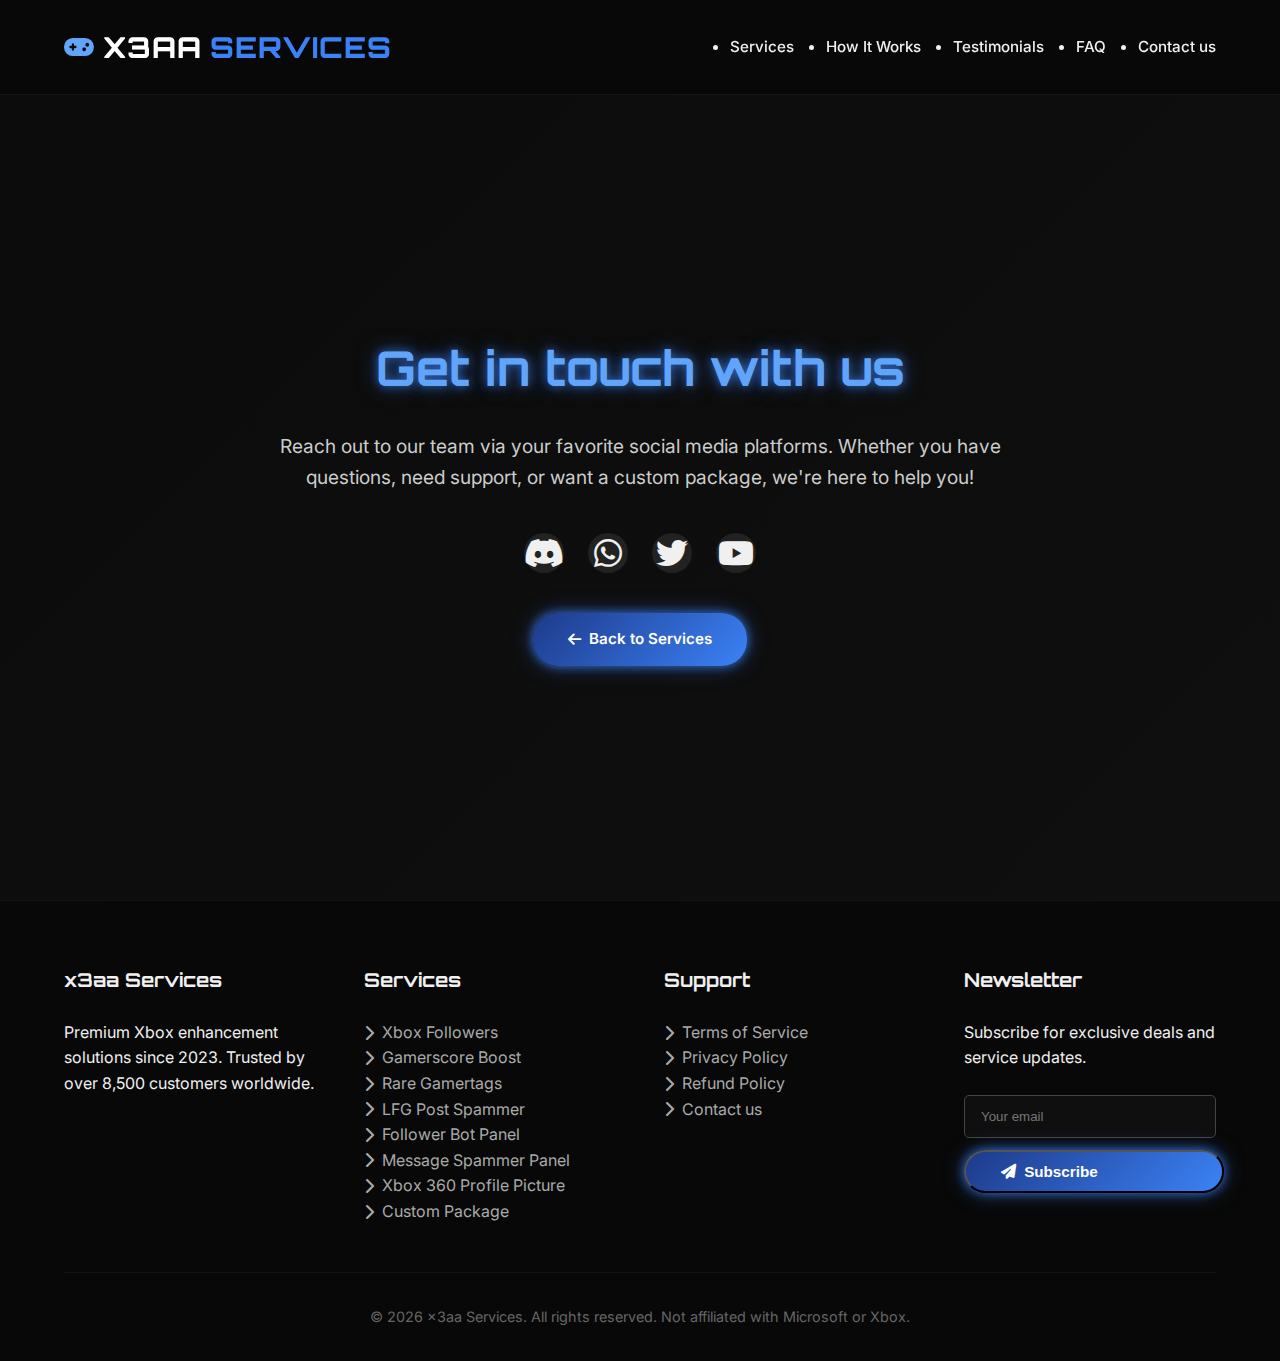
<file: contact-us/index.html>
<!DOCTYPE html>
<html lang="en">
<head>
    <meta charset="UTF-8">
    <meta name="viewport" content="width=device-width, initial-scale=1.0">
    <title>Contact us - x3aa Services</title>
    <meta name="description" content="Thank you for purchasing from x3aa Services. Contact us or wait for our team to reach out.">
    <meta name="keywords" content="xbox services, x3aa, purchase confirmation">
    <link rel="preconnect" href="https://fonts.googleapis.com">
    <link rel="preconnect" href="https://fonts.gstatic.com" crossorigin>
    <link href="https://fonts.googleapis.com/css2?family=Inter:wght@400;500;600;700;800&family=Orbitron:wght@500;600;700&display=swap" rel="stylesheet">
    <link rel="stylesheet" href="https://cdnjs.cloudflare.com/ajax/libs/font-awesome/6.4.0/css/all.min.css">
    <link rel="stylesheet" type="text/css" href="style.css">
</head>
<body>
    <nav class="navbar">
        <div class="logo">
            <i class="fas fa-gamepad"></i>
            <span>x3aa</span>Services
        </div>
        <ul class="nav-links">
            <li><a href="../#services">Services</a></li>
            <li><a href="../#how-it-works">How It Works</a></li>
            <li><a href="../#testimonials">Testimonials</a></li>
            <li><a href="../#faq">FAQ</a></li>
            <li><a href="../contact-us">Contact us</a></li>
        </ul>
    </nav>

    <section class="thank-you">
        <div class="section-container">
            <div class="thank-you-content fade-in">
                <h1>Get in touch with us</h1>
                <p>Reach out to our team via your favorite social media platforms. Whether you have questions, need support, or want a custom package, we're here to help you!</p>
                <div class="social-links">
                    <a href="../discord" target="_blank" class="social-icon">
                        <i class="fab fa-discord"></i>
                    </a>
                    <a href="../whatsapp" target="_blank" class="social-icon">
                        <i class="fab fa-whatsapp"></i>
                    </a>
                    <a href="../twitter" target="_blank" class="social-icon">
                        <i class="fab fa-twitter"></i>
                    </a>
                    <a href="../youtube" target="_blank" class="social-icon">
                        <i class="fab fa-youtube"></i>
                    </a>
                </div>
                <a href="../" class="btn btn-primary pulse">
                    <i class="fas fa-arrow-left"></i>Back to Services
                </a>
            </div>
        </div>
    </section>

    <footer>
        <div class="footer-content">
            <div class="footer-column">
                <h3>x3aa Services</h3>
                <p>Premium Xbox enhancement solutions since 2023. Trusted by over 8,500 customers worldwide.</p>
            </div>
            <div class="footer-column">
                <h3>Services</h3>
                <ul class="footer-links">
                    <li><a href="../"><i class="fas fa-chevron-right"></i>Xbox Followers</a></li>
                    <li><a href="../"><i class="fas fa-chevron-right"></i>Gamerscore Boost</a></li>
                    <li><a href="../"><i class="fas fa-chevron-right"></i>Rare Gamertags</a></li>
                    <li><a href="../"><i class="fas fa-chevron-right"></i>LFG Post Spammer</a></li>
                    <li><a href="../"><i class="fas fa-chevron-right"></i>Follower Bot Panel</a></li>
                    <li><a href="../"><i class="fas fa-chevron-right"></i>Message Spammer Panel</a></li>
                    <li><a href="../"><i class="fas fa-chevron-right"></i>Xbox 360 Profile Picture</a></li>
                    <li><a href="../"><i class="fas fa-chevron-right"></i>Custom Package</a></li>
                </ul>
            </div>
            <div class="footer-column">
                <h3>Support</h3>
                <ul class="footer-links">
                    <li><a href="../tos"><i class="fas fa-chevron-right"></i>Terms of Service</a></li>
                    <li><a href="../privacy-policy"><i class="fas fa-chevron-right"></i>Privacy Policy</a></li>
                    <li><a href="../refund-policy"><i class="fas fa-chevron-right"></i>Refund Policy</a></li>
                    <li><a href="../contact-us"><i class="fas fa-chevron-right"></i>Contact us</a></li>
                </ul>
            </div>
            <div class="footer-column">
                <h3>Newsletter</h3>
                <p>Subscribe for exclusive deals and service updates.</p>
                <form class="newsletter-form">
                    <input type="email" placeholder="Your email" class="newsletter-input" required>
                    <button type="submit" class="btn btn-primary" style="width: 260px; height: 43px;">
                        <i class="fas fa-paper-plane"></i>Subscribe
                    </button>
                </form>
            </div>
        </div>
        <div class="copyright">© <span id="current-year">2025</span> x3aa Services. All rights reserved. Not affiliated with Microsoft or Xbox.</div>
    </footer>

    <div class="back-to-top">
        <i class="fas fa-arrow-up"></i>
    </div>

    <script>
        document.getElementById('current-year').textContent = new Date().getFullYear();
        const backToTop = document.querySelector('.back-to-top');
        window.addEventListener('scroll', () => {
            if (window.scrollY > 300) {
                backToTop.classList.add('visible');
            } else {
                backToTop.classList.remove('visible');
            }
        });
        backToTop.addEventListener('click', () => {
            window.scrollTo({ top: 0, behavior: 'smooth' });
        });
    </script>
</body>
</html>
</file>
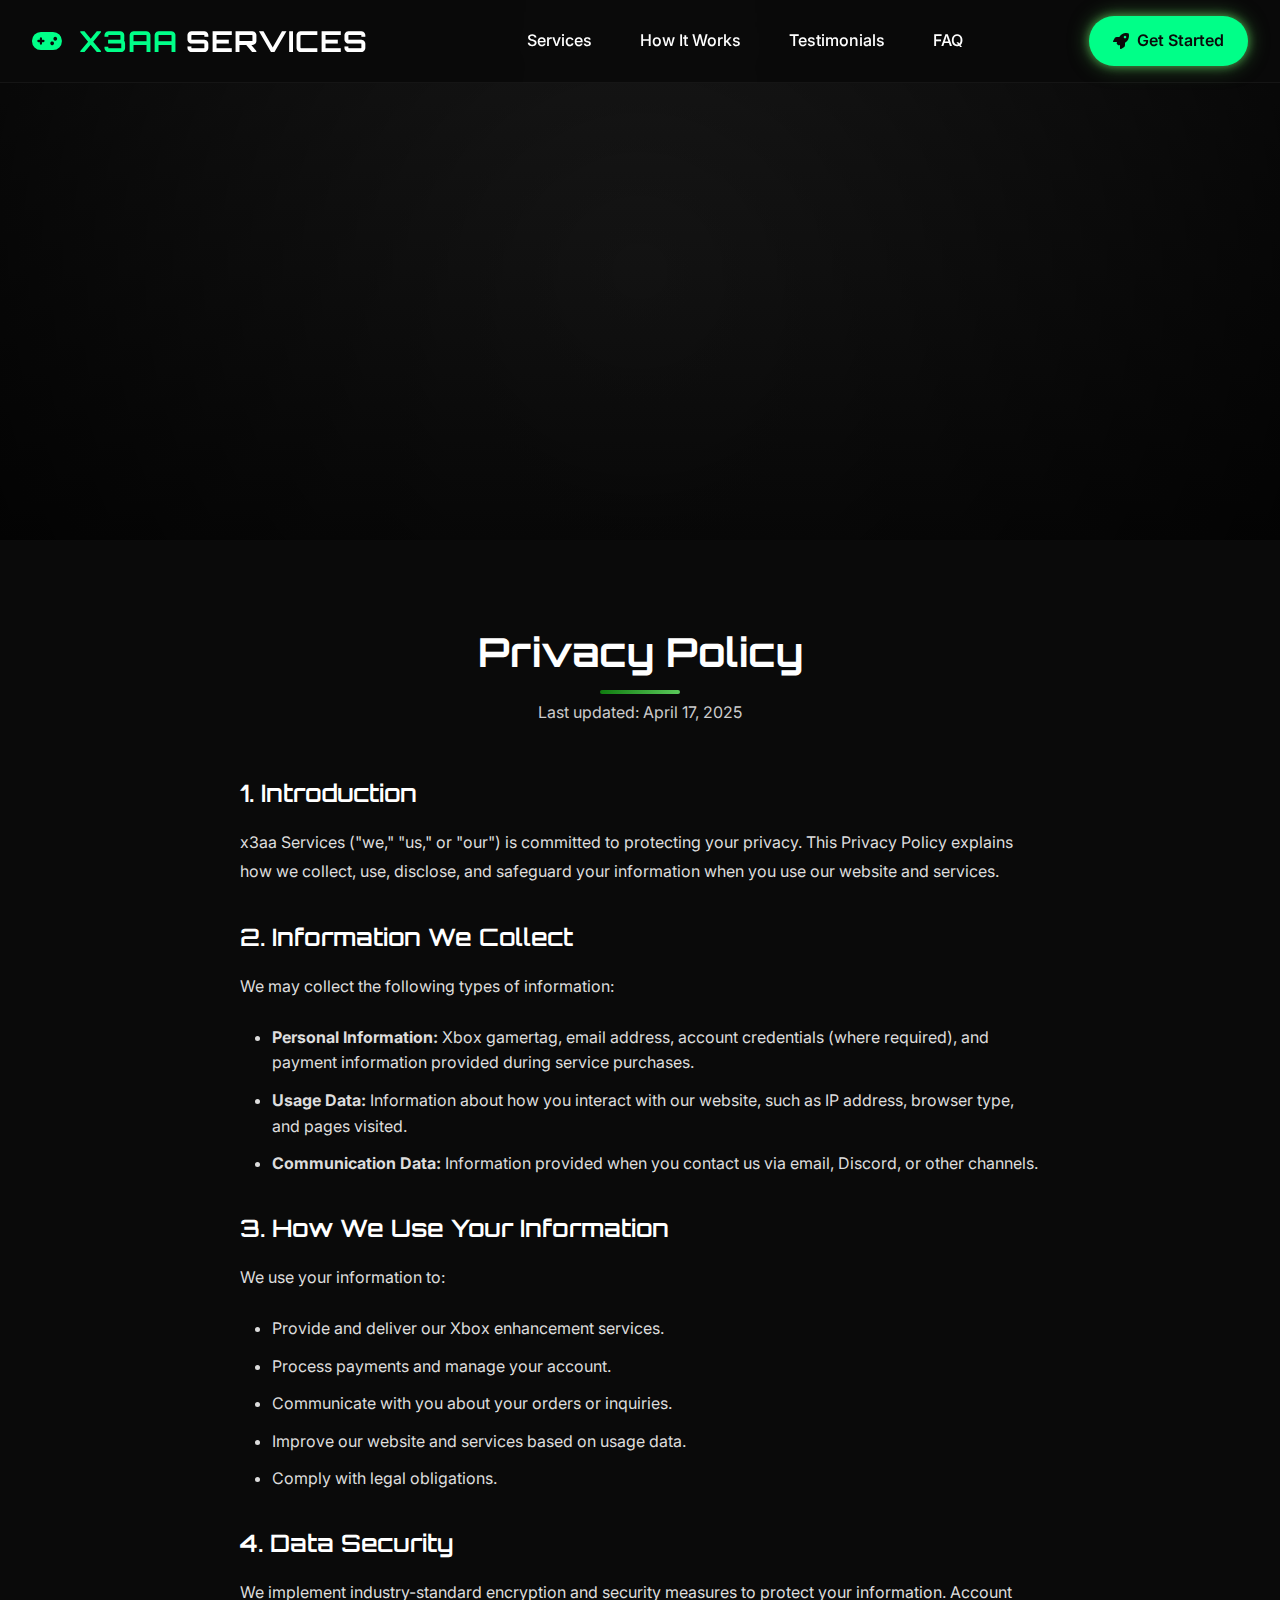
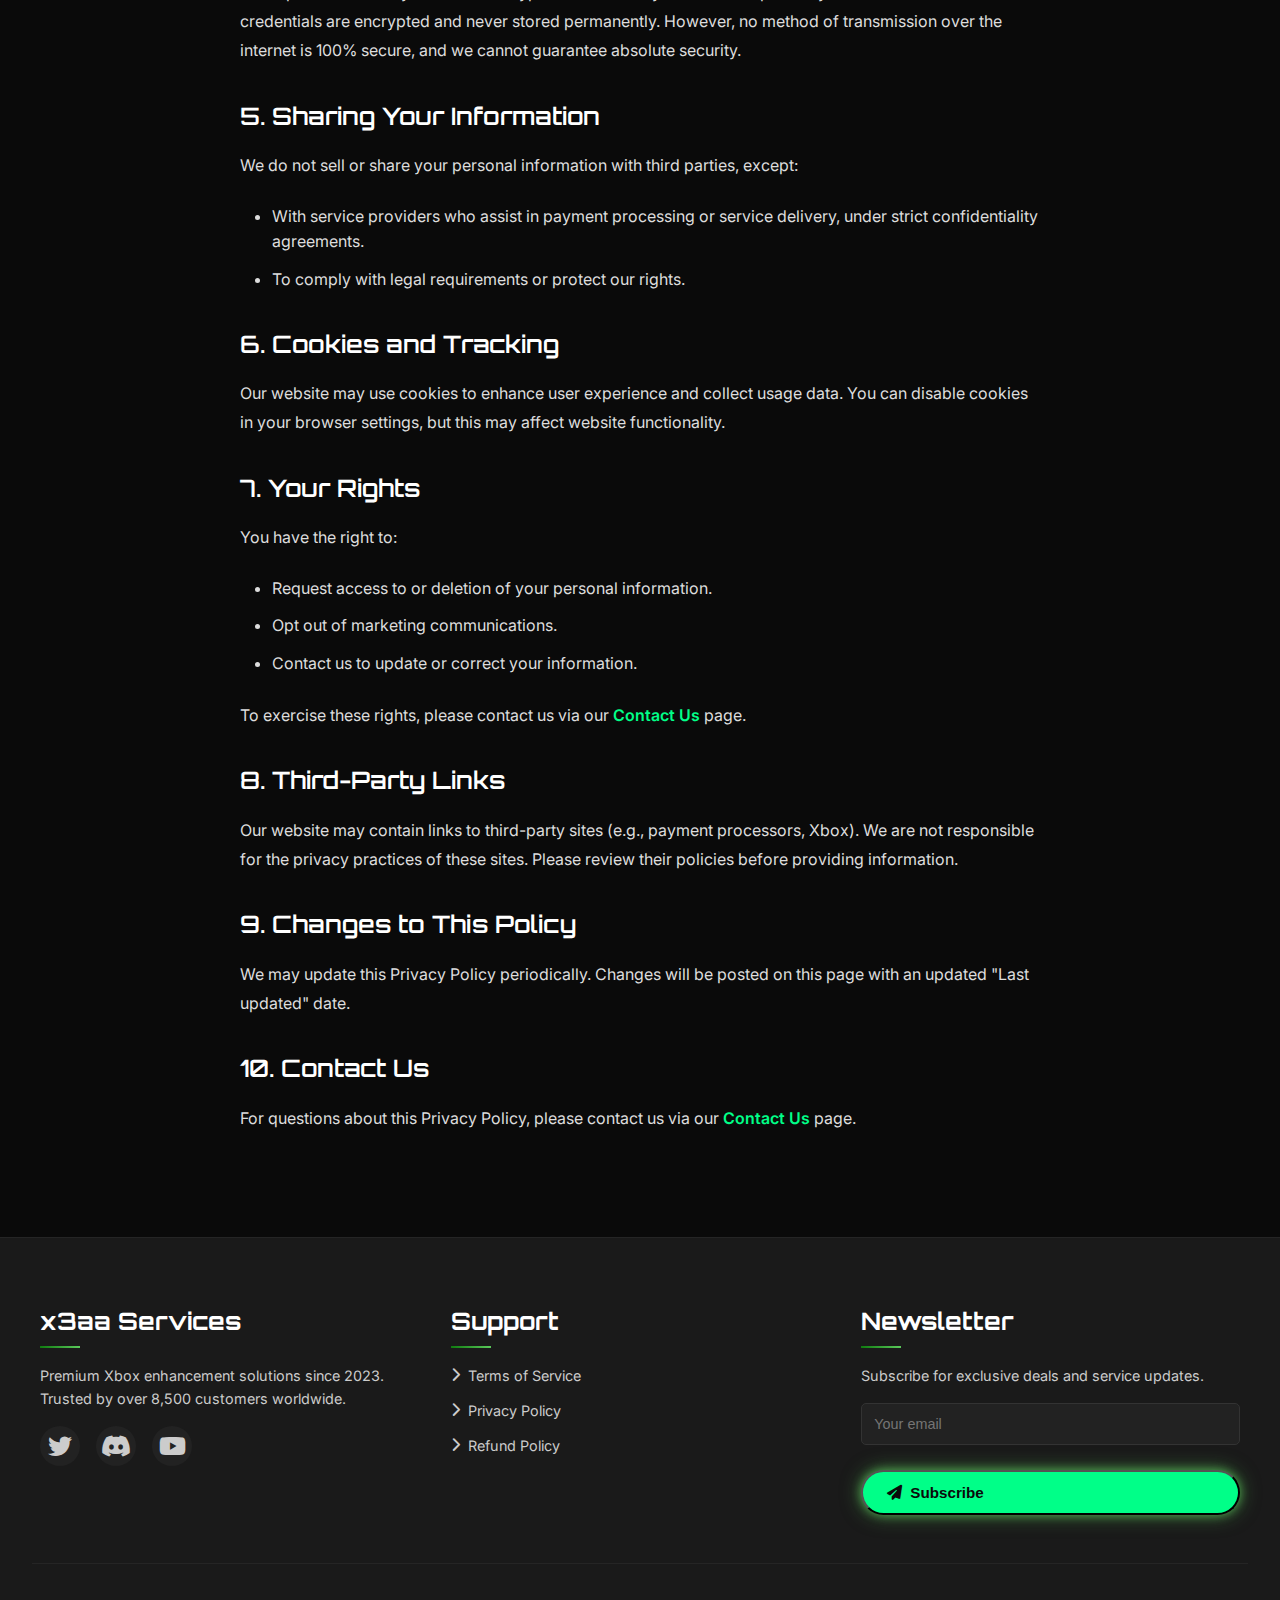
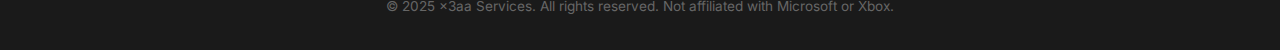
<file: privacy-policy/index.html>
<!DOCTYPE html>
<html lang="en">
<head>
    <meta charset="UTF-8">
    <meta name="viewport" content="width=device-width, initial-scale=1.0">
    <title>Privacy Policy | x3aa Services</title>
    <meta name="description" content="Review x3aa Services' Privacy Policy to understand how we collect, use, and protect your personal information.">
    <meta name="keywords" content="x3aa services, privacy policy, xbox services">
    <link rel="preconnect" href="https://fonts.googleapis.com">
    <link rel="preconnect" href="https://fonts.gstatic.com" crossorigin>
    <link href="https://fonts.googleapis.com/css2?family=Inter:wght@400;500;600;700;800&family=Orbitron:wght@500;600;700&display=swap" rel="stylesheet">
    <link rel="stylesheet" href="https://cdnjs.cloudflare.com/ajax/libs/font-awesome/6.4.0/css/all.min.css">
    <link rel="stylesheet" type="text/css" href="../style.css">
</head>
<body>
    <script src="../script.js"></script>
    <nav class="navbar">
        <div class="logo">
            <i class="fas fa-gamepad"></i>
            <span>x3aa</span>Services
        </div>
        <ul class="nav-links">
            <li><a href="index.html#services">Services</a></li>
            <li><a href="index.html#how-it-works">How It Works</a></li>
            <li><a href="index.html#testimonials">Testimonials</a></li>
            <li><a href="index.html#faq">FAQ</a></li>
        </ul>
        <a href="../" class="cta-button">
            <i class="fas fa-rocket"></i>
            Get Started
        </a>
    </nav>

    <section class="hero">
        <div class="particles" id="particles"></div>
        <div class="hero-content">
            <h1 class="fade-in">Privacy Policy</h1>
            <p class="fade-in delay-1">Learn how x3aa Services collects, uses, and protects your personal information.</p>
            <a href="#privacy-content" class="btn btn-primary pulse fade-in delay-2">
                <i class="fas fa-shield-alt"></i>
                View Policy
            </a>
        </div>
    </section>

    <section id="privacy-content" class="policy-content">
        <div class="section-container">
            <div class="section-header">
                <h2>Privacy Policy</h2>
                <p>Last updated: April 17, 2025</p>
            </div>
            <div class="policy-text">
                <h3>1. Introduction</h3>
                <p>x3aa Services ("we," "us," or "our") is committed to protecting your privacy. This Privacy Policy explains how we collect, use, disclose, and safeguard your information when you use our website and services.</p>

                <h3>2. Information We Collect</h3>
                <p>We may collect the following types of information:</p>
                <ul>
                    <li><strong>Personal Information:</strong> Xbox gamertag, email address, account credentials (where required), and payment information provided during service purchases.</li>
                    <li><strong>Usage Data:</strong> Information about how you interact with our website, such as IP address, browser type, and pages visited.</li>
                    <li><strong>Communication Data:</strong> Information provided when you contact us via email, Discord, or other channels.</li>
                </ul>

                <h3>3. How We Use Your Information</h3>
                <p>We use your information to:</p>
                <ul>
                    <li>Provide and deliver our Xbox enhancement services.</li>
                    <li>Process payments and manage your account.</li>
                    <li>Communicate with you about your orders or inquiries.</li>
                    <li>Improve our website and services based on usage data.</li>
                    <li>Comply with legal obligations.</li>
                </ul>

                <h3>4. Data Security</h3>
                <p>We implement industry-standard encryption and security measures to protect your information. Account credentials are encrypted and never stored permanently. However, no method of transmission over the internet is 100% secure, and we cannot guarantee absolute security.</p>

                <h3>5. Sharing Your Information</h3>
                <p>We do not sell or share your personal information with third parties, except:</p>
                <ul>
                    <li>With service providers who assist in payment processing or service delivery, under strict confidentiality agreements.</li>
                    <li>To comply with legal requirements or protect our rights.</li>
                </ul>

                <h3>6. Cookies and Tracking</h3>
                <p>Our website may use cookies to enhance user experience and collect usage data. You can disable cookies in your browser settings, but this may affect website functionality.</p>

                <h3>7. Your Rights</h3>
                <p>You have the right to:</p>
                <ul>
                    <li>Request access to or deletion of your personal information.</li>
                    <li>Opt out of marketing communications.</li>
                    <li>Contact us to update or correct your information.</li>
                </ul>
                <p>To exercise these rights, please contact us via our <a href="../" class="custom-package-btn">Contact Us</a> page.</p>

                <h3>8. Third-Party Links</h3>
                <p>Our website may contain links to third-party sites (e.g., payment processors, Xbox). We are not responsible for the privacy practices of these sites. Please review their policies before providing information.</p>

                <h3>9. Changes to This Policy</h3>
                <p>We may update this Privacy Policy periodically. Changes will be posted on this page with an updated "Last updated" date.</p>

                <h3>10. Contact Us</h3>
                <p>For questions about this Privacy Policy, please contact us via our <a href="../" class="custom-package-btn">Contact Us</a> page.</p>
            </div>
        </div>
    </section>

<footer>
    <div class="footer-content">
        <div class="footer-column">
            <h3>x3aa Services</h3>
            <p>Premium Xbox enhancement solutions since 2023. Trusted by over 8,500 customers worldwide.</p>
            <div class="social-links">
                <a href="https://twitter.com/x3aaservices" target="_blank"><i class="fab fa-twitter"></i></a>
                <a href="https://discord.gg/x3aa" target="_blank"><i class="fab fa-discord"></i></a>
                <a href="https://www.youtube.com/@x3aaservices" target="_blank"><i class="fab fa-youtube"></i></a>
            </div>
        </div>



        <div class="footer-column">
            <h3>Support</h3>
            <ul class="footer-links">
                <li><a href="/tos"><i class="fas fa-chevron-right"></i> Terms of Service</a></li>
                <li><a href="/privacy-policy"><i class="fas fa-chevron-right"></i> Privacy Policy</a></li>
                <li><a href="/refund-policy"><i class="fas fa-chevron-right"></i> Refund Policy</a></li>
            </ul>
        </div>

        <div class="footer-column">
            <h3>Newsletter</h3>
            <p>Subscribe for exclusive deals and service updates.</p>
            <form class="newsletter-form">
                <input type="email" placeholder="Your email" class="newsletter-input" required>
                <button type="submit" class="btn btn-primary" style="width: 100%;">
                    <i class="fas fa-paper-plane"></i>
                    Subscribe
                </button>
            </form>
        </div>
    </div>

    <div class="copyright">
        © <span id="current-year">2025</span> x3aa Services. All rights reserved. Not affiliated with Microsoft or Xbox.
    </div>
</footer>

    <div class="back-to-top">
        <i class="fas fa-arrow-up"></i>
    </div>
</body>
</html>
</file>
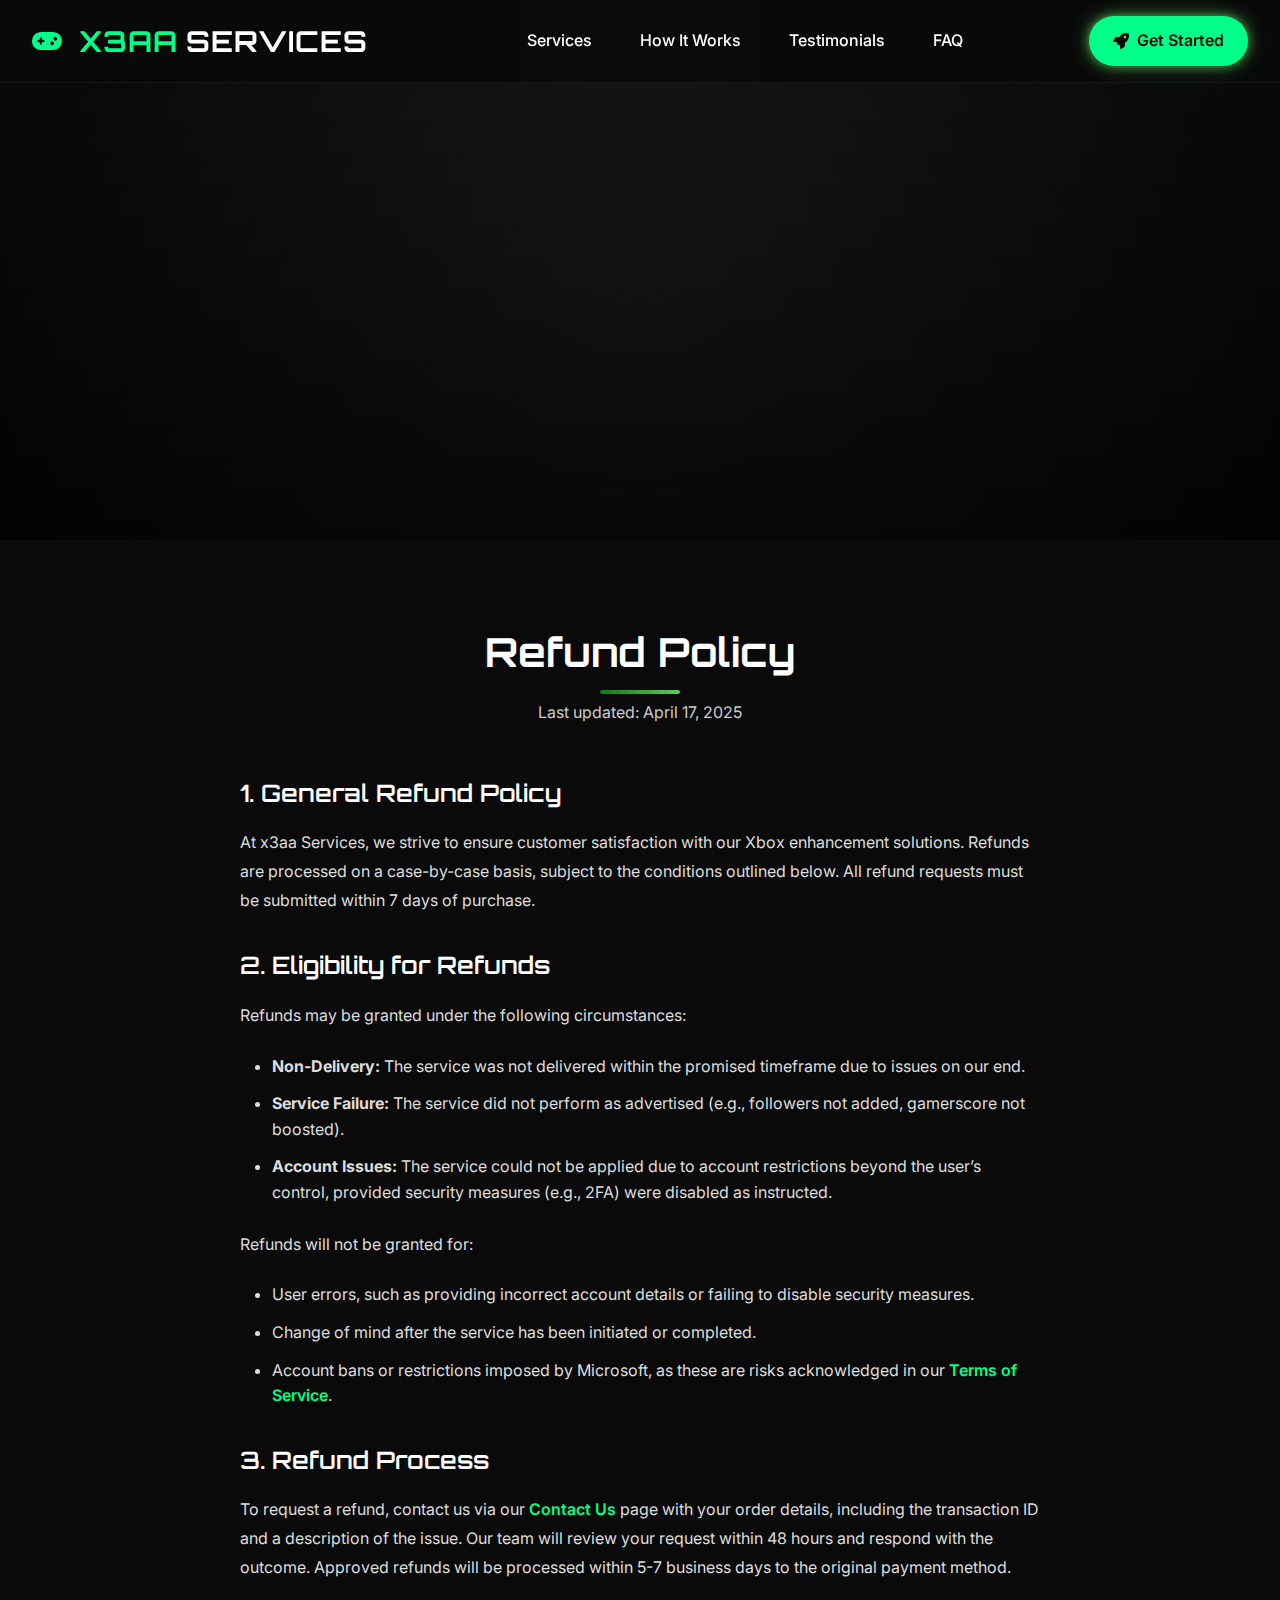
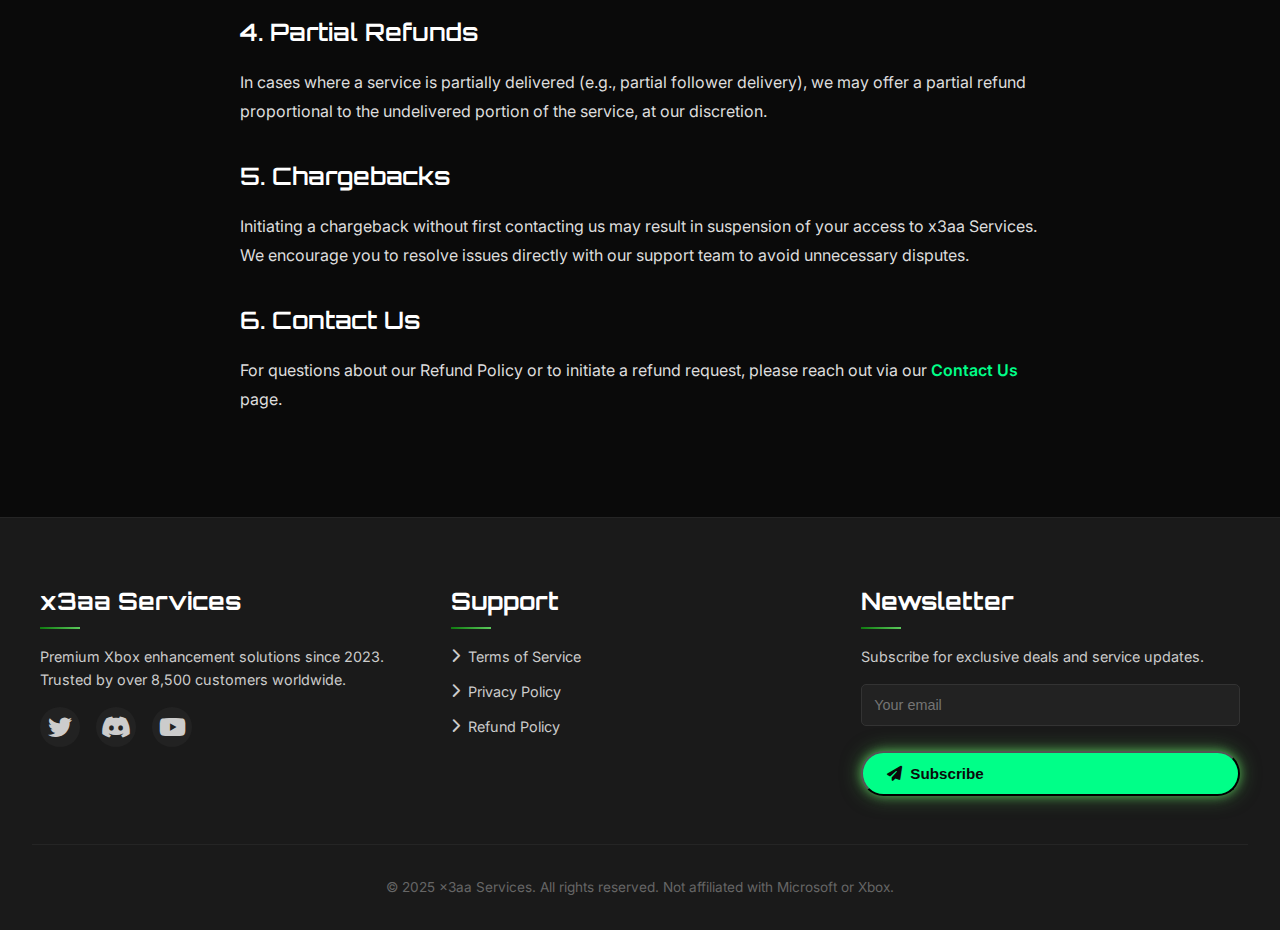
<file: refund-policy/index.html>
<!DOCTYPE html>
<html lang="en">
<head>
    <meta charset="UTF-8">
    <meta name="viewport" content="width=device-width, initial-scale=1.0">
    <title>Refund Policy | x3aa Services</title>
    <meta name="description" content="Learn about x3aa Services' Refund Policy for Xbox enhancement solutions, including eligibility and procedures.">
    <meta name="keywords" content="x3aa services, refund policy, xbox services">
    <link rel="preconnect" href="https://fonts.googleapis.com">
    <link rel="preconnect" href="https://fonts.gstatic.com" crossorigin>
    <link href="https://fonts.googleapis.com/css2?family=Inter:wght@400;500;600;700;800&family=Orbitron:wght@500;600;700&display=swap" rel="stylesheet">
    <link rel="stylesheet" href="https://cdnjs.cloudflare.com/ajax/libs/font-awesome/6.4.0/css/all.min.css">
    <link rel="stylesheet" type="text/css" href="../style.css">
</head>
<body>
    <script src="../script.js"></script>
    <nav class="navbar">
        <div class="logo">
            <i class="fas fa-gamepad"></i>
            <span>x3aa</span>Services
        </div>
        <ul class="nav-links">
            <li><a href="index.html#services">Services</a></li>
            <li><a href="index.html#how-it-works">How It Works</a></li>
            <li><a href="index.html#testimonials">Testimonials</a></li>
            <li><a href="index.html#faq">FAQ</a></li>
        </ul>
        <a href="../" class="cta-button">
            <i class="fas fa-rocket"></i>
            Get Started
        </a>
    </nav>

    <section class="hero">
        <div class="particles" id="particles"></div>
        <div class="hero-content">
            <h1 class="fade-in">Refund Policy</h1>
            <p class="fade-in delay-1">Understand our refund procedures to ensure a smooth experience with x3aa Services.</p>
            <a href="#refund-content" class="btn btn-primary pulse fade-in delay-2">
                <i class="fas fa-undo"></i>
                View Policy
            </a>
        </div>
    </section>

    <section id="refund-content" class="policy-content">
        <div class="section-container">
            <div class="section-header">
                <h2>Refund Policy</h2>
                <p>Last updated: April 17, 2025</p>
            </div>
            <div class="policy-text">
                <h3>1. General Refund Policy</h3>
                <p>At x3aa Services, we strive to ensure customer satisfaction with our Xbox enhancement solutions. Refunds are processed on a case-by-case basis, subject to the conditions outlined below. All refund requests must be submitted within 7 days of purchase.</p>

                <h3>2. Eligibility for Refunds</h3>
                <p>Refunds may be granted under the following circumstances:</p>
                <ul>
                    <li><strong>Non-Delivery:</strong> The service was not delivered within the promised timeframe due to issues on our end.</li>
                    <li><strong>Service Failure:</strong> The service did not perform as advertised (e.g., followers not added, gamerscore not boosted).</li>
                    <li><strong>Account Issues:</strong> The service could not be applied due to account restrictions beyond the user’s control, provided security measures (e.g., 2FA) were disabled as instructed.</li>
                </ul>
                <p>Refunds will not be granted for:</p>
                <ul>
                    <li>User errors, such as providing incorrect account details or failing to disable security measures.</li>
                    <li>Change of mind after the service has been initiated or completed.</li>
                    <li>Account bans or restrictions imposed by Microsoft, as these are risks acknowledged in our <a href="../tos">Terms of Service</a>.</li>
                </ul>

                <h3>3. Refund Process</h3>
                <p>To request a refund, contact us via our <a href="../" class="custom-package-btn">Contact Us</a> page with your order details, including the transaction ID and a description of the issue. Our team will review your request within 48 hours and respond with the outcome. Approved refunds will be processed within 5-7 business days to the original payment method.</p>

                <h3>4. Partial Refunds</h3>
                <p>In cases where a service is partially delivered (e.g., partial follower delivery), we may offer a partial refund proportional to the undelivered portion of the service, at our discretion.</p>

                <h3>5. Chargebacks</h3>
                <p>Initiating a chargeback without first contacting us may result in suspension of your access to x3aa Services. We encourage you to resolve issues directly with our support team to avoid unnecessary disputes.</p>

                <h3>6. Contact Us</h3>
                <p>For questions about our Refund Policy or to initiate a refund request, please reach out via our <a href="../" class="custom-package-btn">Contact Us</a> page.</p>
            </div>
        </div>
    </section>

<footer>
    <div class="footer-content">
        <div class="footer-column">
            <h3>x3aa Services</h3>
            <p>Premium Xbox enhancement solutions since 2023. Trusted by over 8,500 customers worldwide.</p>
            <div class="social-links">
                <a href="https://twitter.com/x3aaservices" target="_blank"><i class="fab fa-twitter"></i></a>
                <a href="https://discord.gg/x3aa" target="_blank"><i class="fab fa-discord"></i></a>
                <a href="https://www.youtube.com/@x3aaservices" target="_blank"><i class="fab fa-youtube"></i></a>
            </div>
        </div>


        <div class="footer-column">
            <h3>Support</h3>
            <ul class="footer-links">
                <li><a href="/tos"><i class="fas fa-chevron-right"></i> Terms of Service</a></li>
                <li><a href="/privacy-policy"><i class="fas fa-chevron-right"></i> Privacy Policy</a></li>
                <li><a href="/refund-policy"><i class="fas fa-chevron-right"></i> Refund Policy</a></li>
            </ul>
        </div>

        <div class="footer-column">
            <h3>Newsletter</h3>
            <p>Subscribe for exclusive deals and service updates.</p>
            <form class="newsletter-form">
                <input type="email" placeholder="Your email" class="newsletter-input" required>
                <button type="submit" class="btn btn-primary" style="width: 100%;">
                    <i class="fas fa-paper-plane"></i>
                    Subscribe
                </button>
            </form>
        </div>
    </div>

    <div class="copyright">
        © <span id="current-year">2025</span> x3aa Services. All rights reserved. Not affiliated with Microsoft or Xbox.
    </div>
</footer>

    <div class="back-to-top">
        <i class="fas fa-arrow-up"></i>
    </div>
</body>
</html>
</file>
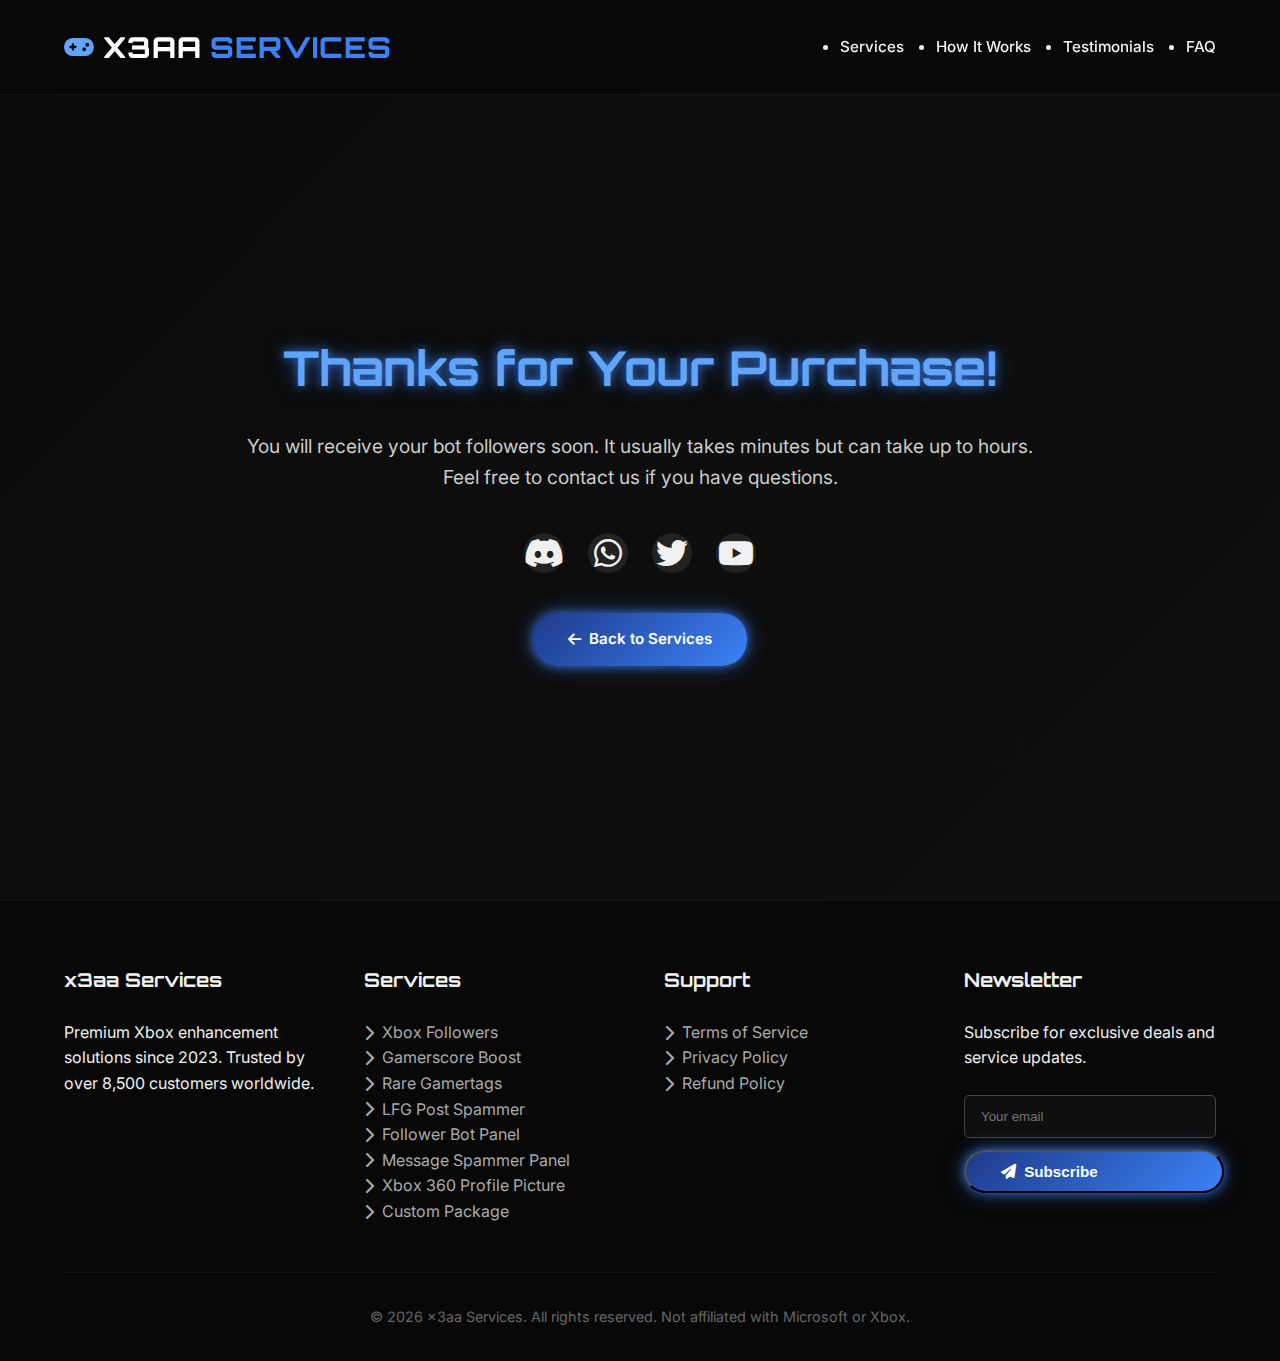
<file: thanks-for-your-purchase-followers/index.html>
<!DOCTYPE html>
<html lang="en">
<head>
    <meta charset="UTF-8">
    <meta name="viewport" content="width=device-width, initial-scale=1.0">
    <title>Thanks for Your Purchase | x3aa Services</title>
    <meta name="description" content="Thank you for purchasing from x3aa Services. Contact us or wait for our team to reach out.">
    <meta name="keywords" content="xbox services, x3aa, purchase confirmation">
    <link rel="preconnect" href="https://fonts.googleapis.com">
    <link rel="preconnect" href="https://fonts.gstatic.com" crossorigin>
    <link href="https://fonts.googleapis.com/css2?family=Inter:wght@400;500;600;700;800&family=Orbitron:wght@500;600;700&display=swap" rel="stylesheet">
    <link rel="stylesheet" href="https://cdnjs.cloudflare.com/ajax/libs/font-awesome/6.4.0/css/all.min.css">
    <link rel="stylesheet" type="text/css" href="thanks.css">
</head>
<body>
    <nav class="navbar">
        <div class="logo">
            <i class="fas fa-gamepad"></i>
            <span>x3aa</span>Services
        </div>
        <ul class="nav-links">
            <li><a href="../">Services</a></li>
            <li><a href="../">How It Works</a></li>
            <li><a href="../">Testimonials</a></li>
            <li><a href="../">FAQ</a></li>
        </ul>
    </nav>

    <section class="thank-you">
        <div class="section-container">
            <div class="thank-you-content fade-in">
                <h1>Thanks for Your Purchase!</h1>
                <p>You will receive your bot followers soon. It usually takes minutes but can take up to hours. Feel free to contact us if you have questions.</p>
                <div class="social-links">
                    <a href="../discord" target="_blank" class="social-icon">
                        <i class="fab fa-discord"></i>
                    </a>
                    <a href="../whatsapp" target="_blank" class="social-icon">
                        <i class="fab fa-whatsapp"></i>
                    </a>
                    <a href="../twitter" target="_blank" class="social-icon">
                        <i class="fab fa-twitter"></i>
                    </a>
                    <a href="../youtube" target="_blank" class="social-icon">
                        <i class="fab fa-youtube"></i>
                    </a>
                </div>
                <a href="../" class="btn btn-primary pulse">
                    <i class="fas fa-arrow-left"></i>Back to Services
                </a>
            </div>
        </div>
    </section>

    <footer>
        <div class="footer-content">
            <div class="footer-column">
                <h3>x3aa Services</h3>
                <p>Premium Xbox enhancement solutions since 2023. Trusted by over 8,500 customers worldwide.</p>
            </div>
            <div class="footer-column">
                <h3>Services</h3>
                <ul class="footer-links">
                    <li><a href="../"><i class="fas fa-chevron-right"></i>Xbox Followers</a></li>
                    <li><a href="../"><i class="fas fa-chevron-right"></i>Gamerscore Boost</a></li>
                    <li><a href="../"><i class="fas fa-chevron-right"></i>Rare Gamertags</a></li>
                    <li><a href="../"><i class="fas fa-chevron-right"></i>LFG Post Spammer</a></li>
                    <li><a href="../"><i class="fas fa-chevron-right"></i>Follower Bot Panel</a></li>
                    <li><a href="../"><i class="fas fa-chevron-right"></i>Message Spammer Panel</a></li>
                    <li><a href="../"><i class="fas fa-chevron-right"></i>Xbox 360 Profile Picture</a></li>
                    <li><a href="../"><i class="fas fa-chevron-right"></i>Custom Package</a></li>
                </ul>
            </div>
            <div class="footer-column">
                <h3>Support</h3>
                <ul class="footer-links">
                    <li><a href="../tos"><i class="fas fa-chevron-right"></i>Terms of Service</a></li>
                    <li><a href="../privacy-policy"><i class="fas fa-chevron-right"></i>Privacy Policy</a></li>
                    <li><a href="../refund-policy"><i class="fas fa-chevron-right"></i>Refund Policy</a></li>
                </ul>
            </div>
            <div class="footer-column">
                <h3>Newsletter</h3>
                <p>Subscribe for exclusive deals and service updates.</p>
                <form class="newsletter-form">
                    <input type="email" placeholder="Your email" class="newsletter-input" required>
                    <button type="submit" class="btn btn-primary" style="width: 260px; height: 43px;">
                        <i class="fas fa-paper-plane"></i>Subscribe
                    </button>
                </form>
            </div>
        </div>
        <div class="copyright">© <span id="current-year">2025</span> x3aa Services. All rights reserved. Not affiliated with Microsoft or Xbox.</div>
    </footer>

    <div class="back-to-top">
        <i class="fas fa-arrow-up"></i>
    </div>

    <script>
        document.getElementById('current-year').textContent = new Date().getFullYear();
        const backToTop = document.querySelector('.back-to-top');
        window.addEventListener('scroll', () => {
            if (window.scrollY > 300) {
                backToTop.classList.add('visible');
            } else {
                backToTop.classList.remove('visible');
            }
        });
        backToTop.addEventListener('click', () => {
            window.scrollTo({ top: 0, behavior: 'smooth' });
        });
    </script>
</body>
</html>
</file>
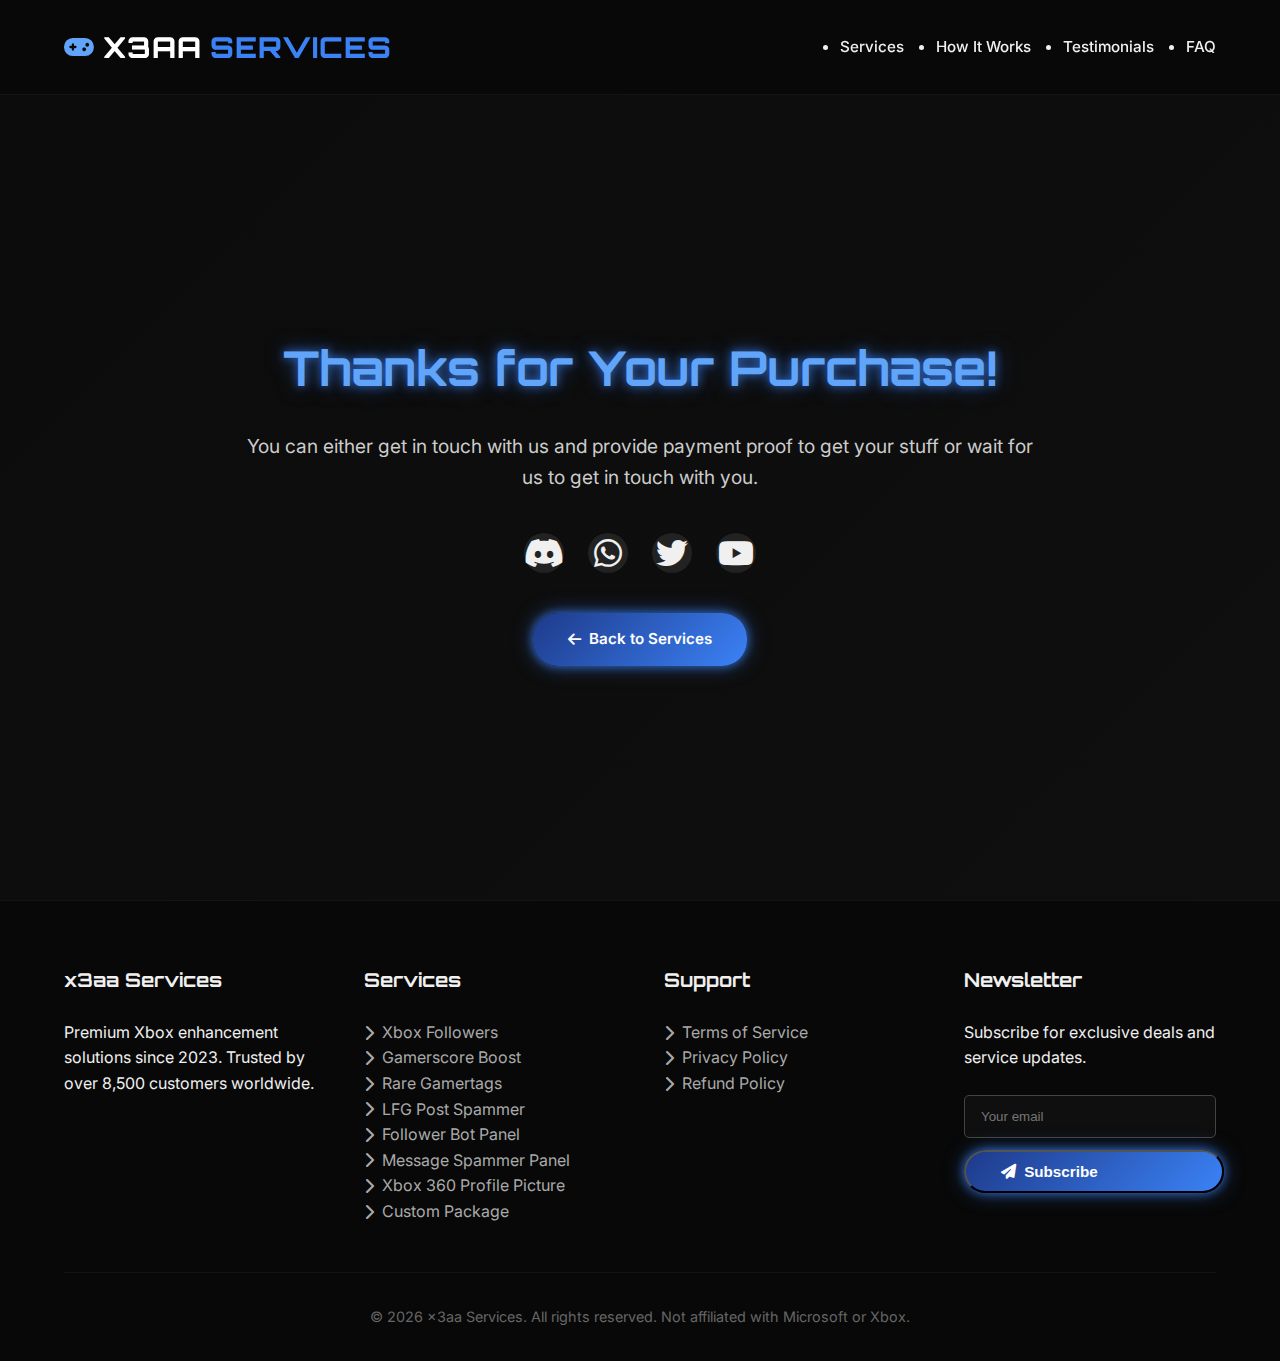
<file: thanks-for-your-purchase/index.html>
<!DOCTYPE html>
<html lang="en">
<head>
    <meta charset="UTF-8">
    <meta name="viewport" content="width=device-width, initial-scale=1.0">
    <title>Thanks for Your Purchase | x3aa Services</title>
    <meta name="description" content="Thank you for purchasing from x3aa Services. Contact us or wait for our team to reach out.">
    <meta name="keywords" content="xbox services, x3aa, purchase confirmation">
    <link rel="preconnect" href="https://fonts.googleapis.com">
    <link rel="preconnect" href="https://fonts.gstatic.com" crossorigin>
    <link href="https://fonts.googleapis.com/css2?family=Inter:wght@400;500;600;700;800&family=Orbitron:wght@500;600;700&display=swap" rel="stylesheet">
    <link rel="stylesheet" href="https://cdnjs.cloudflare.com/ajax/libs/font-awesome/6.4.0/css/all.min.css">
    <link rel="stylesheet" type="text/css" href="thanks.css">
</head>
<body>
    <nav class="navbar">
        <div class="logo">
            <i class="fas fa-gamepad"></i>
            <span>x3aa</span>Services
        </div>
        <ul class="nav-links">
            <li><a href="../">Services</a></li>
            <li><a href="../">How It Works</a></li>
            <li><a href="../">Testimonials</a></li>
            <li><a href="../">FAQ</a></li>
        </ul>
    </nav>

    <section class="thank-you">
        <div class="section-container">
            <div class="thank-you-content fade-in">
                <h1>Thanks for Your Purchase!</h1>
                <p>You can either get in touch with us and provide payment proof to get your stuff or wait for us to get in touch with you.</p>
                <div class="social-links">
                    <a href="../discord" target="_blank" class="social-icon">
                        <i class="fab fa-discord"></i>
                    </a>
                    <a href="../whatsapp" target="_blank" class="social-icon">
                        <i class="fab fa-whatsapp"></i>
                    </a>
                    <a href="../twitter" target="_blank" class="social-icon">
                        <i class="fab fa-twitter"></i>
                    </a>
                    <a href="../youtube" target="_blank" class="social-icon">
                        <i class="fab fa-youtube"></i>
                    </a>
                </div>
                <a href="../" class="btn btn-primary pulse">
                    <i class="fas fa-arrow-left"></i>Back to Services
                </a>
            </div>
        </div>
    </section>

    <footer>
        <div class="footer-content">
            <div class="footer-column">
                <h3>x3aa Services</h3>
                <p>Premium Xbox enhancement solutions since 2023. Trusted by over 8,500 customers worldwide.</p>
            </div>
            <div class="footer-column">
                <h3>Services</h3>
                <ul class="footer-links">
                    <li><a href="../"><i class="fas fa-chevron-right"></i>Xbox Followers</a></li>
                    <li><a href="../"><i class="fas fa-chevron-right"></i>Gamerscore Boost</a></li>
                    <li><a href="../"><i class="fas fa-chevron-right"></i>Rare Gamertags</a></li>
                    <li><a href="../"><i class="fas fa-chevron-right"></i>LFG Post Spammer</a></li>
                    <li><a href="../"><i class="fas fa-chevron-right"></i>Follower Bot Panel</a></li>
                    <li><a href="../"><i class="fas fa-chevron-right"></i>Message Spammer Panel</a></li>
                    <li><a href="../"><i class="fas fa-chevron-right"></i>Xbox 360 Profile Picture</a></li>
                    <li><a href="../"><i class="fas fa-chevron-right"></i>Custom Package</a></li>
                </ul>
            </div>
            <div class="footer-column">
                <h3>Support</h3>
                <ul class="footer-links">
                    <li><a href="../tos"><i class="fas fa-chevron-right"></i>Terms of Service</a></li>
                    <li><a href="../privacy-policy"><i class="fas fa-chevron-right"></i>Privacy Policy</a></li>
                    <li><a href="../refund-policy"><i class="fas fa-chevron-right"></i>Refund Policy</a></li>
                </ul>
            </div>
            <div class="footer-column">
                <h3>Newsletter</h3>
                <p>Subscribe for exclusive deals and service updates.</p>
                <form class="newsletter-form">
                    <input type="email" placeholder="Your email" class="newsletter-input" required>
                    <button type="submit" class="btn btn-primary" style="width: 260px; height: 43px;">
                        <i class="fas fa-paper-plane"></i>Subscribe
                    </button>
                </form>
            </div>
        </div>
        <div class="copyright">© <span id="current-year">2025</span> x3aa Services. All rights reserved. Not affiliated with Microsoft or Xbox.</div>
    </footer>

    <div class="back-to-top">
        <i class="fas fa-arrow-up"></i>
    </div>

    <script>
        document.getElementById('current-year').textContent = new Date().getFullYear();
        const backToTop = document.querySelector('.back-to-top');
        window.addEventListener('scroll', () => {
            if (window.scrollY > 300) {
                backToTop.classList.add('visible');
            } else {
                backToTop.classList.remove('visible');
            }
        });
        backToTop.addEventListener('click', () => {
            window.scrollTo({ top: 0, behavior: 'smooth' });
        });
    </script>
</body>
</html>
</file>
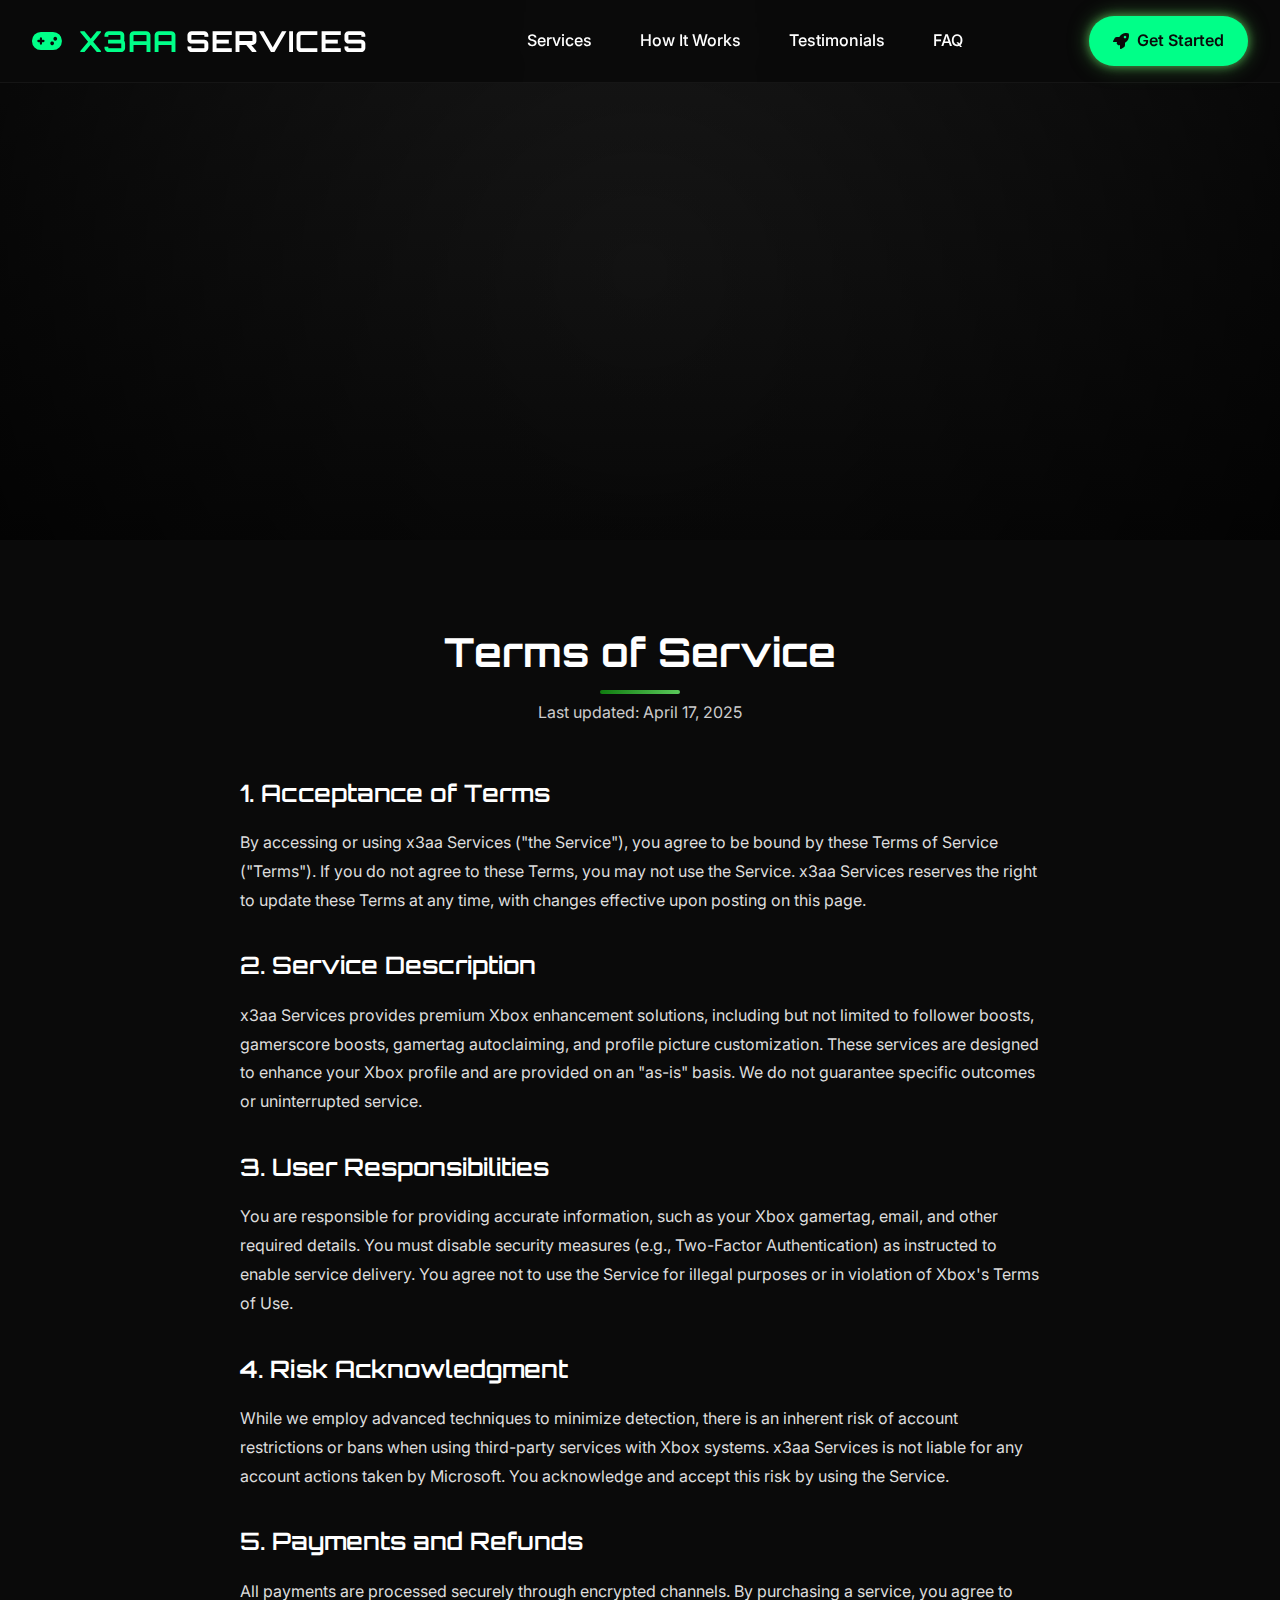
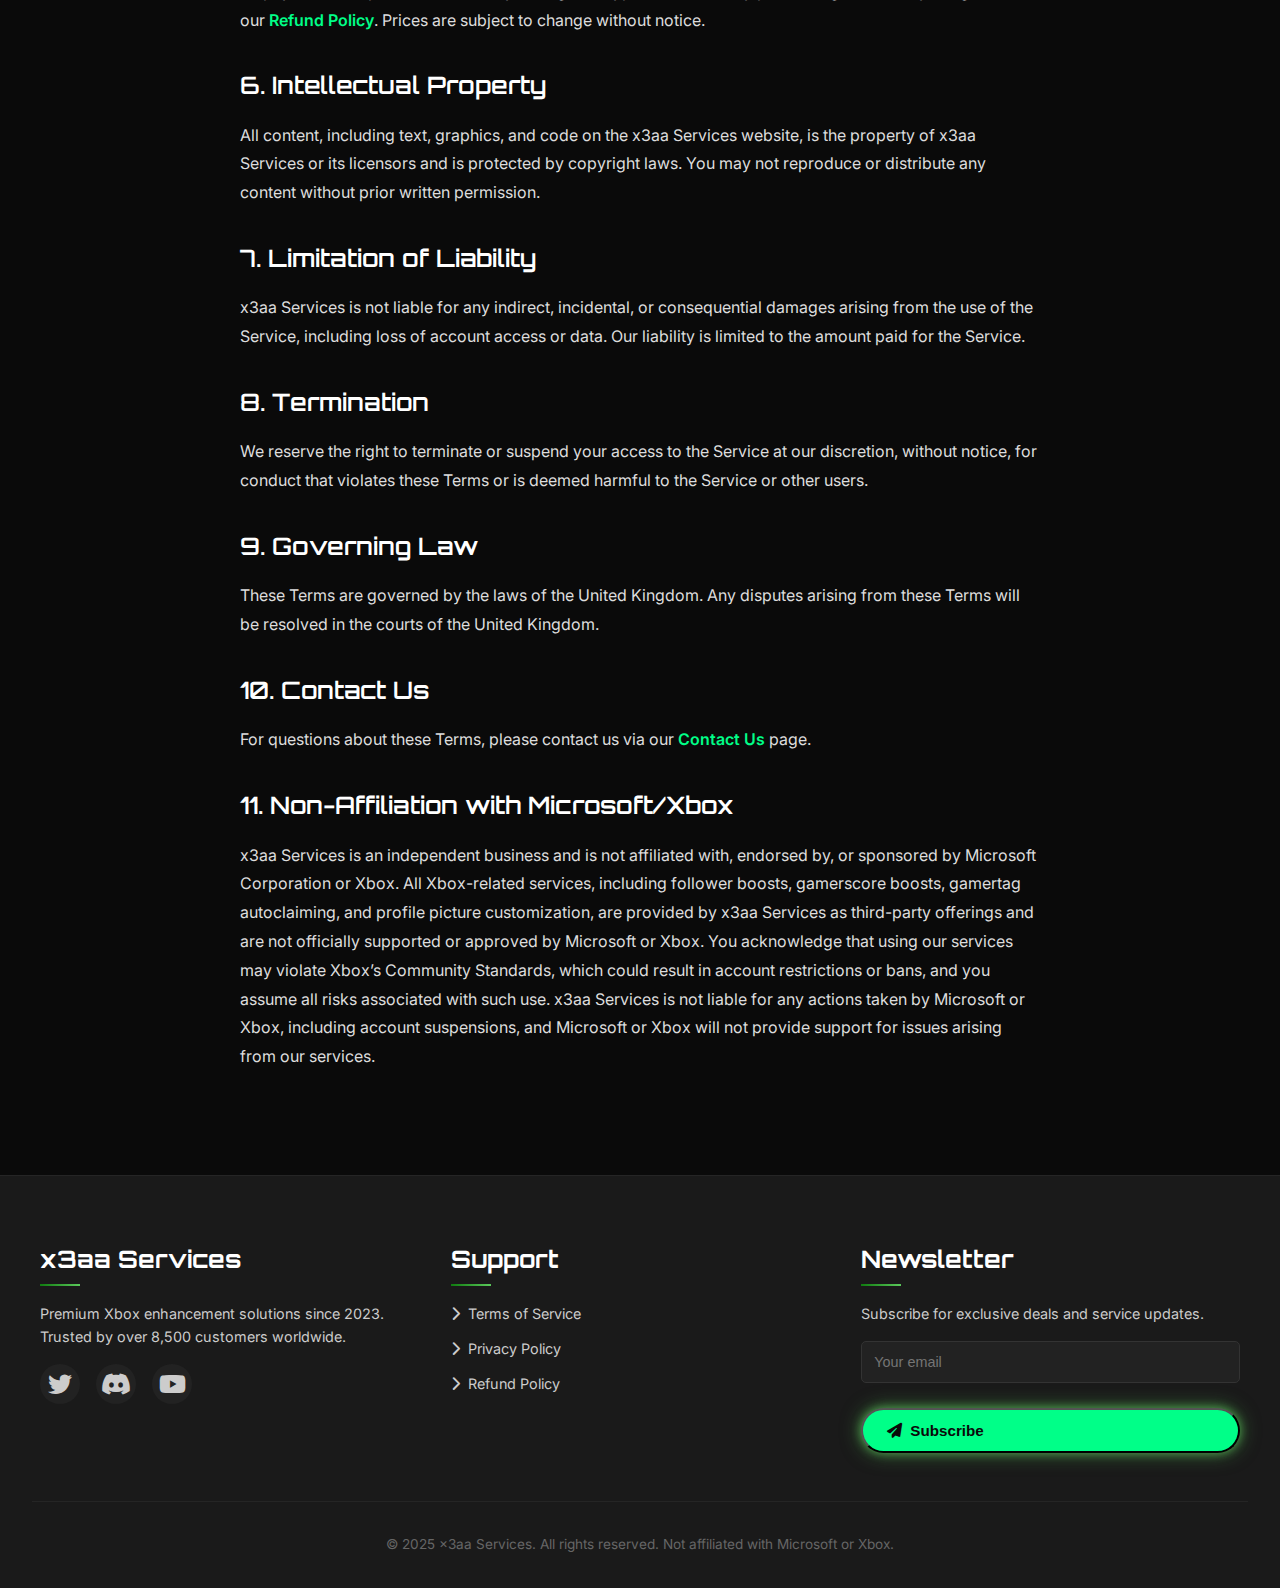
<file: tos/index.html>
<!DOCTYPE html>
<html lang="en">
<head>
    <meta charset="UTF-8">
    <meta name="viewport" content="width=device-width, initial-scale=1.0">
    <title>Terms of Service | x3aa Services</title>
    <meta name="description" content="Read the Terms of Service for x3aa Services, outlining the rules and guidelines for using our Xbox enhancement solutions.">
    <meta name="keywords" content="x3aa services, terms of service, xbox services, tos">
    <link rel="preconnect" href="https://fonts.googleapis.com">
    <link rel="preconnect" href="https://fonts.gstatic.com" crossorigin>
    <link href="https://fonts.googleapis.com/css2?family=Inter:wght@400;500;600;700;800&family=Orbitron:wght@500;600;700&display=swap" rel="stylesheet">
    <link rel="stylesheet" href="https://cdnjs.cloudflare.com/ajax/libs/font-awesome/6.4.0/css/all.min.css">
    <link rel="stylesheet" type="text/css" href="../style.css">
</head>
<body>
    <script src="../script.js"></script>
    <nav class="navbar">
        <div class="logo">
            <i class="fas fa-gamepad"></i>
            <span>x3aa</span>Services
        </div>
        <ul class="nav-links">
            <li><a href="index.html#services">Services</a></li>
            <li><a href="index.html#how-it-works">How It Works</a></li>
            <li><a href="index.html#testimonials">Testimonials</a></li>
            <li><a href="index.html#faq">FAQ</a></li>
        </ul>
        <a href="../" class="cta-button">
            <i class="fas fa-rocket"></i>
            Get Started
        </a>
    </nav>

    <section class="hero">
        <div class="particles" id="particles"></div>
        <div class="hero-content">
            <h1 class="fade-in">Terms of Service</h1>
            <p class="fade-in delay-1">Understand the rules and guidelines for using x3aa Services to enhance your Xbox experience.</p>
            <a href="#tos-content" class="btn btn-primary pulse fade-in delay-2">
                <i class="fas fa-book"></i>
                Read the Terms
            </a>
        </div>
    </section>

    <section id="tos-content" class="policy-content">
        <div class="section-container">
            <div class="section-header">
                <h2>Terms of Service</h2>
                <p>Last updated: April 17, 2025</p>
            </div>
            <div class="policy-text">
                <h3>1. Acceptance of Terms</h3>
                <p>By accessing or using x3aa Services ("the Service"), you agree to be bound by these Terms of Service ("Terms"). If you do not agree to these Terms, you may not use the Service. x3aa Services reserves the right to update these Terms at any time, with changes effective upon posting on this page.</p>

                <h3>2. Service Description</h3>
                <p>x3aa Services provides premium Xbox enhancement solutions, including but not limited to follower boosts, gamerscore boosts, gamertag autoclaiming, and profile picture customization. These services are designed to enhance your Xbox profile and are provided on an "as-is" basis. We do not guarantee specific outcomes or uninterrupted service.</p>

                <h3>3. User Responsibilities</h3>
                <p>You are responsible for providing accurate information, such as your Xbox gamertag, email, and other required details. You must disable security measures (e.g., Two-Factor Authentication) as instructed to enable service delivery. You agree not to use the Service for illegal purposes or in violation of Xbox's Terms of Use.</p>

                <h3>4. Risk Acknowledgment</h3>
                <p>While we employ advanced techniques to minimize detection, there is an inherent risk of account restrictions or bans when using third-party services with Xbox systems. x3aa Services is not liable for any account actions taken by Microsoft. You acknowledge and accept this risk by using the Service.</p>

                <h3>5. Payments and Refunds</h3>
                <p>All payments are processed securely through encrypted channels. By purchasing a service, you agree to our <a href="../refund/">Refund Policy</a>. Prices are subject to change without notice.</p>

                <h3>6. Intellectual Property</h3>
                <p>All content, including text, graphics, and code on the x3aa Services website, is the property of x3aa Services or its licensors and is protected by copyright laws. You may not reproduce or distribute any content without prior written permission.</p>

                <h3>7. Limitation of Liability</h3>
                <p>x3aa Services is not liable for any indirect, incidental, or consequential damages arising from the use of the Service, including loss of account access or data. Our liability is limited to the amount paid for the Service.</p>

                <h3>8. Termination</h3>
                <p>We reserve the right to terminate or suspend your access to the Service at our discretion, without notice, for conduct that violates these Terms or is deemed harmful to the Service or other users.</p>

                <h3>9. Governing Law</h3>
                <p>These Terms are governed by the laws of the United Kingdom. Any disputes arising from these Terms will be resolved in the courts of the United Kingdom.</p>

                <h3>10. Contact Us</h3>
                <p>For questions about these Terms, please contact us via our <a href="../" class="custom-package-btn">Contact Us</a> page.</p>

                <h3>11. Non-Affiliation with Microsoft/Xbox</h3>
                <p>x3aa Services is an independent business and is not affiliated with, endorsed by, or sponsored by Microsoft Corporation or Xbox. All Xbox-related services, including follower boosts, gamerscore boosts, gamertag autoclaiming, and profile picture customization, are provided by x3aa Services as third-party offerings and are not officially supported or approved by Microsoft or Xbox. You acknowledge that using our services may violate Xbox’s Community Standards, which could result in account restrictions or bans, and you assume all risks associated with such use. x3aa Services is not liable for any actions taken by Microsoft or Xbox, including account suspensions, and Microsoft or Xbox will not provide support for issues arising from our services.</p>
            </div>
        </div>
    </section>

<footer>
    <div class="footer-content">
        <div class="footer-column">
            <h3>x3aa Services</h3>
            <p>Premium Xbox enhancement solutions since 2023. Trusted by over 8,500 customers worldwide.</p>
            <div class="social-links">
                <a href="https://twitter.com/x3aaservices" target="_blank"><i class="fab fa-twitter"></i></a>
                <a href="https://discord.gg/x3aa" target="_blank"><i class="fab fa-discord"></i></a>
                <a href="https://www.youtube.com/@x3aaservices" target="_blank"><i class="fab fa-youtube"></i></a>
            </div>
        </div>


        <div class="footer-column">
            <h3>Support</h3>
            <ul class="footer-links">
                <li><a href="/tos"><i class="fas fa-chevron-right"></i> Terms of Service</a></li>
                <li><a href="/privacy-policy"><i class="fas fa-chevron-right"></i> Privacy Policy</a></li>
                <li><a href="/refund-policy"><i class="fas fa-chevron-right"></i> Refund Policy</a></li>
            </ul>
        </div>

        <div class="footer-column">
            <h3>Newsletter</h3>
            <p>Subscribe for exclusive deals and service updates.</p>
            <form class="newsletter-form">
                <input type="email" placeholder="Your email" class="newsletter-input" required>
                <button type="submit" class="btn btn-primary" style="width: 100%;">
                    <i class="fas fa-paper-plane"></i>
                    Subscribe
                </button>
            </form>
        </div>
    </div>

    <div class="copyright">
        © <span id="current-year">2025</span> x3aa Services. All rights reserved. Not affiliated with Microsoft or Xbox.
    </div>
</footer>

    <div class="back-to-top">
        <i class="fas fa-arrow-up"></i>
    </div>
</body>
</html>
</file>
<file: contact-us/style.css>
:root {
    --primary: #1e3a8a; /* Dark blue */
    --primary-dark: #1e40af;
    --accent: #3b82f6;
    --accent-light: #60a5fa;
    --dark: #0f0f0f;
    --darker: #080808;
    --light: #f0f0f0;
    --gray: #222;
    --light-gray: #444;
    --transition: all 0.3s cubic-bezier(0.25, 0.8, 0.25, 1);
    --glow: 0 0 15px rgba(59, 130, 246, 0.8);
    --neon: 0 0 10px rgba(59, 130, 246, 0.7), 0 0 20px rgba(59, 130, 246, 0.5);
}

* {
    margin: 0;
    padding: 0;
    box-sizing: border-box;
}

body {
    font-family: 'Inter', -apple-system, BlinkMacSystemFont, sans-serif;
    background-color: var(--dark);
    color: var(--light);
    line-height: 1.6;
    scroll-behavior: smooth;
    overflow-x: hidden;
}

.navbar {
    display: flex;
    justify-content: space-between;
    align-items: center;
    padding: 1.5rem 5%;
    background-color: rgba(8,8,8,0.95);
    border-bottom: 1px solid rgba(255,255,255,0.05);
    position: fixed;
    width: 100%;
    z-index: 1000;
    backdrop-filter: blur(10px);
    transition: var(--transition);
}

.navbar.scrolled {
    padding: 1rem 5%;
    box-shadow: 0 5px 20px rgba(0,0,0,0.3);
}

.logo {
    font-size: 1.8rem;
    font-weight: 800;
    color: var(--accent);
    display: flex;
    align-items: center;
    gap: 0.5rem;
    font-family: 'Orbitron', sans-serif;
    text-transform: uppercase;
    letter-spacing: 1px;
}

.logo i {
    font-size: 1.5rem;
    color: var(--accent-light);
}

.logo span {
    color: white;
}

.nav-links {
    display: flex;
    gap: 2rem;
    align-items: center;
}

.nav-links a {
    color: var(--light);
    text-decoration: none;
    font-weight: 500;
    transition: var(--transition);
    position: relative;
    font-size: 0.95rem;
}

.nav-links a::after {
    content: '';
    position: absolute;
    bottom: -5px;
    left: 0;
    width: 0;
    height: 2px;
    background-color: var(--accent);
    transition: var(--transition);
}

.nav-links a:hover::after {
    width: 100%;
}

.nav-links a:hover {
    color: var(--accent);
}

.cta-button {
    background: linear-gradient(135deg, var(--primary), var(--accent));
    color: white;
    padding: 0.7rem 1.8rem;
    border-radius: 5px;
    font-weight: 600;
    transition: var(--transition);
    border: none;
    cursor: pointer;
    display: inline-flex;
    align-items: center;
    gap: 0.5rem;
    box-shadow: var(--neon);
    position: relative;
    overflow: hidden;
}

.cta-button:hover {
    transform: translateY(-3px);
    box-shadow: var(--glow);
}

.thank-you {
    padding: 12rem 5% 6rem;
    background: linear-gradient(135deg, rgba(11,11,11,0.9) 0%, rgba(15,15,15,0.95) 100%);
    text-align: center;
    position: relative;
    min-height: 100vh;
    display: flex;
    align-items: center;
}

.section-container {
    max-width: 1200px;
    margin: 0 auto;
}

.thank-you-content {
    max-width: 800px;
    margin: 0 auto;
}

.thank-you-content h1 {
    font-size: clamp(2rem, 4vw, 3rem);
    font-family: 'Orbitron', sans-serif;
    color: var(--accent-light);
    margin-bottom: 1.5rem;
    text-shadow: var(--neon);
}

.thank-you-content p {
    font-size: 1.2rem;
    color: #ccc;
    margin-bottom: 2.5rem;
}

.social-links {
    display: flex;
    justify-content: center;
    gap: 1.5rem;
    margin-bottom: 2.5rem;
}

.social-icon {
    display: inline-flex;
    align-items: center;
    justify-content: center;
    width: 60px;
    height: 60px;
    background-color: var(--gray);
    color: var(--light);
    border-radius: 50%;
    font-size: 2rem;
    transition: var(--transition);
    text-decoration: none;
}

.social-icon:hover {
    background: linear-gradient(135deg, var(--primary), var(--accent));
    color: white;
    transform: translateY(-5px);
    box-shadow: var(--glow);
}

.btn {
    padding: 0.9rem 2.2rem;
    border-radius: 25px;
    font-weight: 600;
    text-decoration: none;
    transition: var(--transition);
    display: inline-flex;
    align-items: center;
    gap: 0.5rem;
    font-size: 0.95rem;
}

.btn-primary {
    background: linear-gradient(135deg, var(--primary), var(--accent));
    color: white;
    box-shadow: var(--neon);
    position: relative;
    overflow: hidden;
}

.btn-primary:hover {
    transform: translateY(-3px);
    box-shadow: var(--glow);
}

footer {
    background-color: var(--darker);
    padding: 4rem 5% 2rem;
    border-top: 1px solid rgba(255,255,255,0.05);
}

.footer-content {
    display: flex;
    flex-wrap: wrap;
    justify-content: space-between;
    gap: 3rem;
    margin-bottom: 3rem;
    max-width: 1200px;
    margin-left: auto;
    margin-right: auto;
}

.footer-column {
    flex: 1;
    min-width: 200px;
}

.footer-column h3 {
    color: var(--light);
    margin-bottom: 1.5rem;
    font-size: 1.2rem;
    font-family: 'Orbitron', sans-serif;
}

.footer-links {
    list-style: none;
}

.footer-links a {
    color: #aaa;
    text-decoration: none;
    transition: var(--transition);
    display: flex;
    align-items: center;
    gap: 0.5rem;
}

.footer-links a:hover {
    color: var(--accent);
    transform: translateX(5px);
}

.social-links a {
    display: inline-flex;
    align-items: center;
    justify-content: center;
    width: 40px;
    height: 40px;
    background-color: var(--gray);
    color: var(--light);
    border-radius: 50%;
    transition: var(--transition);
}

.social-links a:hover {
    background: linear-gradient(135deg, var(--primary), var(--accent));
    color: white;
    transform: translateY(-3px);
}

.newsletter-form {
    margin-top: 1.5rem;
}

.newsletter-input {
    width: 100%;
    padding: 0.8rem 1rem;
    background-color: var(--dark);
    border: 1px solid var(--light-gray);
    border-radius: 5px;
    color: var(--light);
    margin-bottom: 0.8rem;
    transition: var(--transition);
}

.newsletter-input:focus {
    outline: none;
    border-color: var(--accent);
}

.copyright {
    text-align: center;
    padding-top: 2rem;
    border-top: 1px solid rgba(255,255,255,0.05);
    color: #666;
    font-size: 0.9rem;
}

.back-to-top {
    position: fixed;
    bottom: 2rem;
    right: 2rem;
    width: 50px;
    height: 50px;
    background: linear-gradient(135deg, var(--primary), var(--accent));
    color: white;
    border-radius: 50%;
    display: flex;
    align-items: center;
    justify-content: center;
    cursor: pointer;
    transition: var(--transition);
    opacity: 0;
    visibility: hidden;
    z-index: 999;
    box-shadow: var(--neon);
}

.back-to-top.visible {
    opacity: 1;
    visibility: visible;
}

.back-to-top:hover {
    background: linear-gradient(135deg, var(--accent), var(--accent-light));
    transform: translateY(-5px);
}

@keyframes fadeIn {
    from { opacity: 0; transform: translateY(20px); }
    to { opacity: 1; transform: translateY(0); }
}

.fade-in {
    animation: fadeIn 0.6s ease-out forwards;
}

@keyframes pulse {
    0% { box-shadow: 0 0 0 0 rgba(59, 130, 246, 0.7); }
    70% { box-shadow: 0 0 0 15px rgba(59, 130, 246, 0); }
    100% { box-shadow: 0 0 0 0 rgba(59, 130, 246, 0); }
}

.pulse {
    animation: pulse 2s infinite;
}

@media (max-width: 768px) {
    .navbar {
        display: none !important;
    }

    .thank-you {
        padding: 2rem 5% 4rem; /* Reduced top padding */
        min-height: auto; /* Removed min-height to avoid centering issues */
        align-items: flex-start; /* Align content to top */
    }

    .thank-you-content h1 {
        font-size: 2rem;
    }

    .thank-you-content p {
        font-size: 1rem;
    }

    .social-icon {
        width: 50px;
        height: 50px;
        font-size: 1.5rem;
    }

    .footer-content {
        flex-direction: column;
        gap: 2rem;
    }
}
</file>
<file: style.css>
@keyframes shake {
    0%, 100% { transform: translateX(0); border-color: #ff4444; }
    10%, 30%, 50%, 70%, 90% { transform: translateX(-5px); border-color: #ff4444; }
    20%, 40%, 60%, 80% { transform: translateX(5px); border-color: #ff4444; }
}

input.shake {
    animation: shake 0.5s cubic-bezier(.36,.07,.19,.97) both;
    border: 2px solid #ff4444 !important;
}

        :root {
            --primary: #107C10;
            --primary-dark: #0a5a09;
            --accent: #5bc95b;
            --accent-light: #7cff7c;
            --dark: #0f0f0f;
            --darker: #080808;
            --light: #f0f0f0;
            --gray: #222;
            --light-gray: #444;
            --transition: all 0.3s cubic-bezier(0.25, 0.8, 0.25, 1);
            --glow: 0 0 15px rgba(91, 201, 91, 0.8);
            --neon: 0 0 10px rgba(91, 201, 91, 0.7), 0 0 20px rgba(91, 201, 91, 0.5);
        }
        
        * {
            margin: 0;
            padding: 0;
            box-sizing: border-box;
        }

        
        body {
            font-family: 'Inter', -apple-system, BlinkMacSystemFont, sans-serif;
            background-color: var(--dark);
            color: var(--light);
            line-height: 1.6;
            scroll-behavior: smooth;
            overflow-x: hidden;
        }
        
        /* Header */
        .navbar {
            display: flex;
            justify-content: space-between;
            align-items: center;
            padding: 1.5rem 5%;
            background-color: rgba(8,8,8,0.95);
            border-bottom: 1px solid rgba(255,255,255,0.05);
            position: fixed;
            width: 100%;
            z-index: 1000;
            backdrop-filter: blur(10px);
            -webkit-backdrop-filter: blur(10px);
            transition: var(--transition);
        }
        
        .navbar.scrolled {
            padding: 1rem 5%;
            box-shadow: 0 5px 20px rgba(0,0,0,0.3);
        }
        
        .logo {
            font-size: 1.8rem;
            font-weight: 800;
            color: var(--accent);
            display: flex;
            align-items: center;
            gap: 0.5rem;
            font-family: 'Orbitron', sans-serif;
            text-transform: uppercase;
            letter-spacing: 1px;
        }
        
        .logo i {
            font-size: 1.5rem;
            color: var(--accent-light);
        }
        
        .logo span {
            color: white;
        }
        
        .nav-links {
            display: flex;
            gap: 2rem;
            align-items: center;
        }
        
        .nav-links a {
            color: var(--light);
            text-decoration: none;
            font-weight: 500;
            transition: var(--transition);
            position: relative;
            font-size: 0.95rem;
        }
        
        .nav-links a::after {
            content: '';
            position: absolute;
            bottom: -5px;
            left: 0;
            width: 0;
            height: 2px;
            background-color: var(--accent);
            transition: var(--transition);
        }
        
        .nav-links a:hover::after {
            width: 100%;
        }
        
        .nav-links a:hover {
            color: var(--accent);
        }
        
        .cta-button {
            background: linear-gradient(135deg, var(--primary), var(--accent));
            color: white;
            padding: 0.7rem 1.8rem;
            border-radius: 5px;
            font-weight: 600;
            transition: var(--transition);
            border: none;
            cursor: pointer;
            display: inline-flex;
            align-items: center;
            gap: 0.5rem;
            box-shadow: var(--neon);
            position: relative;
            overflow: hidden;
        }
        
        .cta-button::before {
            content: '';
            position: absolute;
            top: 0;
            left: -100%;
            width: 100%;
            height: 100%;
            background: linear-gradient(90deg, transparent, rgba(255,255,255,0.2), transparent);
            transition: 0.5s;
        }
        
        .cta-button:hover::before {
            left: 100%;
        }
        
        .cta-button:hover {
            transform: translateY(-3px);
            box-shadow: var(--glow);
        }
        
        /* Hero Section */
        .hero {
            padding: 12rem 5% 6rem;
            background: linear-gradient(135deg, rgba(11,11,11,0.9) 0%, rgba(15,15,15,0.95) 100%), 
                        url('https://images.unsplash.com/photo-1605899435973-ca2d1a8861cf?q=80&w=1935&auto=format&fit=crop&ixlib=rb-4.0.3&ixid=M3wxMjA3fDB8MHxwaG90by1wYWdlfHx8fGVufDB8fHx8fA%3D%3D') center/cover no-repeat;
            text-align: center;
            position: relative;
            overflow: hidden;
        }
        
        .hero::before {
            content: '';
            position: absolute;
            top: 0;
            left: 0;
            width: 100%;
            height: 100%;
            background: radial-gradient(circle at center, transparent 0%, rgba(0,0,0,0.7) 100%);
            z-index: 0;
        }
        
        .hero-content {
            position: relative;
            z-index: 1;
            max-width: 1200px;
            margin: 0 auto;
        }
        
        .hero h1 {
            font-size: clamp(2.5rem, 5vw, 4rem);
            margin-bottom: 1.5rem;
            line-height: 1.2;
            text-shadow: 0 2px 10px rgba(0,0,0,0.5);
            font-family: 'Orbitron', sans-serif;
            letter-spacing: 1px;
        }
        
        .hero h1 span {
            color: var(--accent);
            position: relative;
            text-shadow: var(--neon);
            animation: neon-pulse 2s infinite alternate;
        }
        
        @keyframes neon-pulse {
            0% { text-shadow: 0 0 10px rgba(91, 201, 91, 0.7), 0 0 20px rgba(91, 201, 91, 0.5); }
            100% { text-shadow: 0 0 15px rgba(91, 201, 91, 0.9), 0 0 30px rgba(91, 201, 91, 0.7); }
        }
        
        .hero h1 span::after {
            content: '';
            position: absolute;
            bottom: 0;
            left: 0;
            width: 100%;
            height: 3px;
            background: linear-gradient(90deg, var(--primary), var(--accent));
            border-radius: 3px;
        }
        
        .hero p {
            font-size: clamp(1rem, 2vw, 1.2rem);
            max-width: 700px;
            margin: 0 auto 2.5rem;
            color: #ccc;
        }
        
        .hero-buttons {
            display: flex;
            justify-content: center;
            gap: 1.5rem;
            margin-top: 2rem;
            flex-wrap: wrap;
        }
        
        .btn {
            padding: 0.9rem 2.2rem;
            border-radius: 5px;
            font-weight: 600;
            text-decoration: none;
            transition: var(--transition);
            display: inline-flex;
            align-items: center;
            gap: 0.5rem;
            font-size: 0.95rem;
        }
        
        .btn-primary {
            background: linear-gradient(135deg, var(--primary), var(--accent));
            color: white;
            box-shadow: var(--neon);
            position: relative;
            overflow: hidden;
        }
        
        .btn-primary:hover {
            transform: translateY(-3px);
            box-shadow: var(--glow);
        }
        
        .btn-secondary {
            background-color: transparent;
            color: var(--light);
            border: 2px solid var(--light-gray);
            position: relative;
            overflow: hidden;
        }
        
        .btn-secondary:hover {
            border-color: var(--accent);
            color: var(--accent);
            transform: translateY(-3px);
            box-shadow: 0 5px 15px rgba(91, 201, 91, 0.2);
        }
        
        /* Stats Section */
        .stats {
            padding: 4rem 5%;
            background: linear-gradient(135deg, var(--primary-dark), var(--primary));
            text-align: center;
            position: relative;
            overflow: hidden;
        }
        
        .stats::before {
            content: '';
            position: absolute;
            top: 0;
            left: 0;
            width: 100%;
            height: 100%;
            background: url('https://www.transparenttextures.com/patterns/carbon-fibre.png');
            opacity: 0.1;
            z-index: 0;
        }
        
        .stats-container {
            display: flex;
            justify-content: space-around;
            flex-wrap: wrap;
            gap: 2rem;
            max-width: 1200px;
            margin: 0 auto;
            position: relative;
            z-index: 1;
        }
        
        .stat-item {
            flex: 1;
            min-width: 150px;
            padding: 1.5rem;
            background-color: rgba(0,0,0,0.2);
            border-radius: 10px;
            border: 1px solid rgba(255,255,255,0.1);
            transition: var(--transition);
        }
        
        .stat-item:hover {
            transform: translateY(-5px);
            box-shadow: var(--glow);
            background-color: rgba(0,0,0,0.3);
        }
        
        .stat-number {
            font-size: 2.5rem;
            font-weight: 700;
            color: white;
            margin-bottom: 0.5rem;
            font-family: 'Orbitron', sans-serif;
        }
        
        .stat-label {
            font-size: 1rem;
            color: rgba(255,255,255,0.9);
        }
        
        /* Services Section */
        .services {
            padding: 6rem 5%;
            background-color: var(--darker);
            position: relative;
        }
        
        .services::before {
            content: '';
            position: absolute;
            bottom: 0;
            left: 0;
            width: 100%;
            height: 100px;
            background: linear-gradient(to bottom, transparent 0%, var(--dark) 100%);
            z-index: 1;
            pointer-events: none;
        }
        
        .section-container {
            max-width: 1200px;
            margin: 0 auto;
            position: relative;
        }
        
        .section-header {
            text-align: center;
            margin-bottom: 4rem;
        }
        
        .section-header h2 {
            font-size: clamp(1.8rem, 3vw, 2.5rem);
            margin-bottom: 1rem;
            position: relative;
            display: inline-block;
            font-family: 'Orbitron', sans-serif;
        }
        
        .section-header h2::after {
            content: '';
            position: absolute;
            bottom: -10px;
            left: 50%;
            transform: translateX(-50%);
            width: 80px;
            height: 4px;
            background: linear-gradient(90deg, var(--primary), var(--accent));
            border-radius: 2px;
        }
        
        .section-header p {
            color: #aaa;
            max-width: 700px;
            margin: 0 auto;
        }
        
        .service-tabs {
            display: flex;
            justify-content: center;
            flex-wrap: wrap;
            gap: 1rem;
            margin-bottom: 3rem;
        }
        
        .tab-button {
            padding: 0.8rem 1.5rem;
            background-color: var(--gray);
            color: var(--light);
            border: none;
            border-radius: 5px;
            font-weight: 600;
            cursor: pointer;
            transition: var(--transition);
            display: flex;
            align-items: center;
            gap: 0.5rem;
        }
        
        .tab-button.active, .tab-button:hover {
            background: linear-gradient(135deg, var(--primary), var(--accent));
            color: white;
            box-shadow: 0 5px 15px rgba(91, 201, 91, 0.3);
        }

        
        .service-card {
            background-color: var(--gray);
            border-radius: 10px;
            overflow: hidden;
            border: 1px solid rgba(255,255,255,0.05);
            transition: var(--transition);
            position: relative;
        }
        
        .service-card:hover {
            transform: translateY(-10px);
            box-shadow: 0 15px 30px rgba(0,0,0,0.4);
            border-color: var(--accent);
        }
        
        .service-card-popular {
            position: absolute;
            top: 10px;
            right: 10px;
            background: linear-gradient(135deg, var(--primary), var(--accent));
            color: white;
            padding: 0.3rem 0.8rem;
            border-radius: 20px;
            font-size: 0.8rem;
            font-weight: 600;
            z-index: 1;
            box-shadow: 0 3px 10px rgba(91, 201, 91, 0.3);
        }
        
        .service-card-header {
            padding: 1.5rem;
            border-bottom: 1px solid rgba(255,255,255,0.05);
            position: relative;
        }
        
        .service-card-header h3 {
            font-size: 1.5rem;
            margin-bottom: 0.5rem;
            color: var(--accent);
        }
        
        .service-card-header p {
            color: #aaa;
        }
        
        .service-card-body {
            padding: 1.5rem;
        }
        
        .price-tag {
            font-size: 2rem;
            font-weight: 700;
            color: var(--accent-light);
            margin-bottom: 1.5rem;
            display: flex;
            align-items: flex-end;
            gap: 0.5rem;
        }
        
        .price-tag span {
            font-size: 1rem;
            color: #aaa;
            font-weight: 400;
        }
        
        .features-list {
            list-style: none;
            margin-bottom: 2rem;
        }
        
        .features-list li {
            padding: 0.5rem 0;
            display: flex;
            align-items: center;
            position: relative;
            padding-left: 1.8rem;
        }
        
        .features-list li::before {
            content: '✓';
            color: var(--accent);
            position: absolute;
            left: 0;
            font-weight: bold;
        }
        
        .service-card-footer {
            padding: 0 1.5rem 1.5rem;
        }
        
        /* How It Works */
        .how-it-works {
            padding: 6rem 5%;
            background: linear-gradient(135deg, var(--darker) 0%, var(--dark) 100%);
            position: relative;
        }
        
        .how-it-works::before {
            content: '';
            position: absolute;
            top: 0;
            left: 0;
            width: 100%;
            height: 100px;
            background: linear-gradient(to bottom, var(--darker) 0%, transparent 100%);
            z-index: 1;
            pointer-events: none;
        }
        
        .steps-container {
            display: flex;
            justify-content: space-between;
            flex-wrap: wrap;
            gap: 2rem;
            margin-top: 3rem;
        }
        
        .step-card {
            flex: 1;
            min-width: 250px;
            background-color: var(--gray);
            padding: 2rem;
            border-radius: 10px;
            text-align: center;
            transition: var(--transition);
            border: 1px solid rgba(255,255,255,0.05);
            position: relative;
            overflow: hidden;
        }
        
        .step-card::before {
            content: '';
            position: absolute;
            top: 0;
            left: 0;
            width: 100%;
            height: 5px;
            background: linear-gradient(90deg, var(--primary), var(--accent));
        }
        
        .step-card:hover {
            transform: translateY(-5px);
            box-shadow: 0 10px 30px rgba(0,0,0,0.3);
            border-color: var(--accent);
        }
        
        .step-number {
            display: inline-flex;
            align-items: center;
            justify-content: center;
            width: 50px;
            height: 50px;
            background: linear-gradient(135deg, var(--primary), var(--accent));
            color: white;
            border-radius: 50%;
            font-weight: 700;
            font-size: 1.3rem;
            margin-bottom: 1.5rem;
            box-shadow: 0 5px 15px rgba(91, 201, 91, 0.3);
        }
        
        .step-card h3 {
            margin-bottom: 1rem;
            color: var(--accent);
        }
        
        .step-card p {
            color: #aaa;
        }
        
        /* Testimonials */
        .testimonials {
            padding: 6rem 5%;
            background-color: var(--darker);
            position: relative;
        }
        
        .testimonial-grid {
            display: grid;
            grid-template-columns: repeat(auto-fill, minmax(300px, 1fr));
            gap: 2rem;
            margin-top: 3rem;
        }
        
        .testimonial-card {
            background-color: var(--gray);
            padding: 2rem;
            border-radius: 10px;
            border: 1px solid rgba(255,255,255,0.05);
            transition: var(--transition);
            position: relative;
        }
        
        .testimonial-card:hover {
            transform: translateY(-5px);
            box-shadow: 0 10px 30px rgba(0,0,0,0.3);
            border-color: var(--accent);
        }
        
        .testimonial-card::before {
            content: '"';
            position: absolute;
            top: 10px;
            right: 20px;
            font-size: 5rem;
            color: rgba(255,255,255,0.05);
            font-family: serif;
            line-height: 1;
        }
        
        .testimonial-header {
            display: flex;
            align-items: center;
            gap: 1rem;
            margin-bottom: 1.5rem;
        }
        
        .testimonial-avatar {
            width: 50px;
            height: 50px;
            border-radius: 50%;
            object-fit: cover;
            border: 2px solid var(--accent);
        }
        
        .testimonial-author {
            font-weight: 600;
        }
        
        .testimonial-rating {
            color: #ffc107;
            margin-top: 0.3rem;
            font-size: 0.9rem;
        }
        
        .testimonial-content {
            color: #ccc;
            font-style: italic;
            position: relative;
            z-index: 1;
        }
        
        /* Preview Section */
        .preview {
            padding: 6rem 5%;
            text-align: center;
            background: linear-gradient(135deg, var(--dark) 0%, var(--darker) 100%);
        }
        
        .preview-container {
            margin-top: 3rem;
            background-color: var(--gray);
            border-radius: 10px;
            padding: 2rem;
            border: 1px solid rgba(255,255,255,0.05);
            max-width: 900px;
            margin-left: auto;
            margin-right: auto;
            transition: var(--transition);
        }
        
        .preview-container:hover {
            transform: translateY(-5px);
            box-shadow: 0 15px 30px rgba(0,0,0,0.4);
            border-color: var(--accent);
        }
        
        .preview-image {
            max-width: 100%;
            border-radius: 5px;
            box-shadow: 0 10px 30px rgba(0,0,0,0.3);
            margin-bottom: 1.5rem;
            transition: var(--transition);
            border: 1px solid rgba(255,255,255,0.1);
        }
        
        .preview-image:hover {
            transform: scale(1.02);
        }
        
        /* FAQ Section */
        .faq {
            padding: 6rem 5%;
            background-color: var(--darker);
        }
        
        .accordion {
            max-width: 800px;
            margin: 2rem auto 0;
        }
        
        .accordion-item {
            margin-bottom: 1rem;
            border: 1px solid rgba(255,255,255,0.05);
            border-radius: 5px;
            overflow: hidden;
            transition: var(--transition);
        }
        
        .accordion-item:hover {
            border-color: var(--accent);
        }
        
        .accordion-header {
            padding: 1.5rem;
            background-color: var(--gray);
            cursor: pointer;
            display: flex;
            justify-content: space-between;
            align-items: center;
            font-weight: 600;
            transition: var(--transition);
        }
        
        .accordion-header:hover {
            background-color: var(--light-gray);
        }
        
        .accordion-header::after {
            content: '+';
            font-size: 1.5rem;
            transition: var(--transition);
            color: var(--accent);
        }
        
        .accordion-header.active::after {
            content: '-';
            color: var(--accent-light);
        }
        
        .accordion-content {
            padding: 0 1.5rem;
            max-height: 0;
            overflow: hidden;
            transition: max-height 0.3s ease-out;
            background-color: var(--gray);
        }
        
        .accordion-content-inner {
            padding: 0 0 1.5rem;
        }
        
        /* CTA Section */
        .cta-section {
            padding: 6rem 5%;
            text-align: center;
            background: linear-gradient(135deg, var(--primary-dark) 0%, var(--primary) 100%);
            position: relative;
            overflow: hidden;
        }
        
        .cta-section::before {
            content: '';
            position: absolute;
            top: 0;
            left: 0;
            width: 100%;
            height: 100%;
            background: url('https://www.transparenttextures.com/patterns/carbon-fibre.png');
            opacity: 0.1;
            z-index: 0;
        }
        
        .cta-content {
            position: relative;
            z-index: 1;
            max-width: 800px;
            margin: 0 auto;
        }
        
        .cta-section h2 {
            font-size: clamp(1.8rem, 3vw, 2.5rem);
            margin-bottom: 1.5rem;
            font-family: 'Orbitron', sans-serif;
        }
        
        .cta-section p {
            max-width: 700px;
            margin: 0 auto 2.5rem;
            color: rgba(255,255,255,0.9);
        }
        
        /* Footer */
        footer {
            background-color: var(--darker);
            padding: 4rem 5% 2rem;
            border-top: 1px solid rgba(255,255,255,0.05);
            position: relative;
        }
        
        .footer-content {
            display: flex;
            flex-wrap: wrap;
            justify-content: space-between;
            gap: 3rem;
            margin-bottom: 3rem;
            max-width: 1200px;
            margin-left: auto;
            margin-right: auto;
        }
        
        .footer-column {
            flex: 1;
            min-width: 200px;
        }
        
        .footer-column h3 {
            color: var(--light);
            margin-bottom: 1.5rem;
            font-size: 1.2rem;
            position: relative;
            padding-bottom: 0.5rem;
            font-family: 'Orbitron', sans-serif;
        }
        
        .footer-column h3::after {
            content: '';
            position: absolute;
            bottom: 0;
            left: 0;
            width: 40px;
            height: 2px;
            background: linear-gradient(90deg, var(--primary), var(--accent));
        }
        
        .footer-links {
            list-style: none;
        }
        
        .footer-links li {
            margin-bottom: 0.8rem;
        }
        
        .footer-links a {
            color: #aaa;
            text-decoration: none;
            transition: var(--transition);
            display: flex;
            align-items: center;
            gap: 0.5rem;
        }
        
        .footer-links a:hover {
            color: var(--accent);
            transform: translateX(5px);
        }
        
        .social-links {
            display: flex;
            gap: 1rem;
            margin-top: 1.5rem;
        }
        
        .social-links a {
            display: inline-flex;
            align-items: center;
            justify-content: center;
            width: 40px;
            height: 40px;
            background-color: var(--gray);
            color: var(--light);
            border-radius: 50%;
            transition: var(--transition);
        }
        
        .social-links a:hover {
            background: linear-gradient(135deg, var(--primary), var(--accent));
            color: white;
            transform: translateY(-3px);
            box-shadow: 0 5px 15px rgba(91, 201, 91, 0.3);
        }
        
        .newsletter-form {
            margin-top: 1.5rem;
        }
        
        .newsletter-input {
            width: 100%;
            padding: 0.8rem 1rem;
            background-color: var(--dark);
            border: 1px solid var(--light-gray);
            border-radius: 5px;
            color: var(--light);
            margin-bottom: 0.8rem;
            transition: var(--transition);
        }
        
        .newsletter-input:focus {
            outline: none;
            border-color: var(--accent);
            box-shadow: 0 0 0 2px rgba(91, 201, 91, 0.3);
        }
        
        .copyright {
            text-align: center;
            padding-top: 2rem;
            border-top: 1px solid rgba(255,255,255,0.05);
            color: #666;
            font-size: 0.9rem;
        }
        
        /* Back to Top Button */
        .back-to-top {
            position: fixed;
            bottom: 2rem;
            right: 2rem;
            width: 50px;
            height: 50px;
            background: linear-gradient(135deg, var(--primary), var(--accent));
            color: white;
            border-radius: 50%;
            display: flex;
            align-items: center;
            justify-content: center;
            cursor: pointer;
            transition: var(--transition);
            opacity: 0;
            visibility: hidden;
            z-index: 999;
            box-shadow: var(--neon);
        }
        
        .back-to-top.visible {
            opacity: 1;
            visibility: visible;
        }
        
        .back-to-top:hover {
            background: linear-gradient(135deg, var(--accent), var(--accent-light));
            transform: translateY(-5px);
        }
        
        /* Floating Particles */
        .particles {
            position: absolute;
            top: 0;
            left: 0;
            width: 100%;
            height: 100%;
            overflow: hidden;
            z-index: 0;
            pointer-events: none;
        }
        
        .particle {
            position: absolute;
            width: 2px;
            height: 2px;
            background-color: var(--accent);
            border-radius: 50%;
            opacity: 0.5;
            animation: float linear infinite;
        }
        
        @keyframes float {
            0% {
                transform: translateY(0) translateX(0);
                opacity: 0;
            }
            50% {
                opacity: 0.5;
            }
            100% {
                transform: translateY(-100vh) translateX(100px);
                opacity: 0;
            }
        }
        
        /* Responsive Adjustments */
        @media (max-width: 768px) {
    .navbar {
        display: none !important; /* !important ile önceliği artır */
    }
}

@media (max-width: 768px) {
    .hero {
        padding-top: 2rem; /* Üst padding'i küçült */
    }
}
            
            .nav-links {
                gap: 1rem;
                flex-wrap: wrap;
                justify-content: center;
            }
            
            .hero {
                padding: 10rem 5% 4rem;
            }
            
            .hero-buttons {
                flex-direction: column;
                align-items: center;
            }
            
            .service-grid {
                grid-template-columns: 1fr;
                display: grid;
                grid-template-columns: repeat(auto-fill, minmax(350px, 1fr));
                gap: 2rem;
            }
            
            .steps-container {
                flex-direction: column;
            }
            
            .footer-content {
                flex-direction: column;
                gap: 2rem;
            }
        }
        
        /* Animations */
        @keyframes fadeIn {
            from { opacity: 0; transform: translateY(20px); }
            to { opacity: 1; transform: translateY(0); }
        }
        
        .fade-in {
            animation: fadeIn 0.6s ease-out forwards;
        }
        
        .delay-1 { animation-delay: 0.2s; }
        .delay-2 { animation-delay: 0.4s; }
        .delay-3 { animation-delay: 0.6s; }
        
        /* Glow Animation */
        @keyframes pulse {
            0% { box-shadow: 0 0 0 0 rgba(91, 201, 91, 0.7); }
            70% { box-shadow: 0 0 0 15px rgba(91, 201, 91, 0); }
            100% { box-shadow: 0 0 0 0 rgba(91, 201, 91, 0); }
        }
        
        .pulse {
            animation: pulse 2s infinite;
        }

        /* Modal Styles */
        .modal-overlay {
            position: fixed;
            top: 0;
            left: 0;
            right: 0;
            bottom: 0;
            background-color: rgba(0,0,0,0.8);
            z-index: 2000;
            display: none;
            align-items: center;
            justify-content: center;
            backdrop-filter: blur(5px);
        }
        
        .modal-content {
            background-color: var(--gray);
            border-radius: 10px;
            width: 90%;
            max-width: 800px;
            max-height: 90vh;
            overflow-y: auto;
            border: 1px solid var(--accent);
            box-shadow: 0 0 30px rgba(91, 201, 91, 0.3);
            animation: modalFadeIn 0.3s ease-out;
        }
        
        @keyframes modalFadeIn {
            from { opacity: 0; transform: translateY(20px); }
            to { opacity: 1; transform: translateY(0); }
        }
        
        .modal-header {
            padding: 1.5rem;
            border-bottom: 1px solid rgba(255,255,255,0.1);
            display: flex;
            justify-content: space-between;
            align-items: center;
            position: relative;
        }
        
        .modal-header h3 {
            color: var(--accent);
            font-size: 1.5rem;
        }
        
        .modal-close {
            background: none;
            border: none;
            color: #aaa;
            font-size: 2rem;
            cursor: pointer;
            transition: var(--transition);
            line-height: 1;
        }
        
        .modal-close:hover {
            color: var(--accent);
            transform: rotate(90deg);
        }
        
        .modal-body {
            padding: 1.5rem;
            display: grid;
            grid-template-columns: 1fr 1fr;
            gap: 2rem;
        }
        
        /* Package Options */
        .package-options {
            display: grid;
            height: 10%;
            grid-template-columns: 1fr;
            gap: 1rem;
        }
        
        .package-option {
            background-color: var(--dark);
            border: 1px solid var(--light-gray);
            border-radius: 8px;
            padding: 1.2rem;
            cursor: pointer;
            transition: var(--transition);
        }
        
        .package-option:hover {
            border-color: var(--accent);
            transform: translateY(-3px);
        }
        
        .package-option.active {
            border: 2px solid var(--accent);
            background-color: rgba(91, 201, 91, 0.1);
        }
        
        .option-header {
            display: flex;
            justify-content: space-between;
            margin-bottom: 0.5rem;
        }
        
        .option-header h4 {
            color: var(--light);
            font-size: 1.1rem;
        }
        
        .option-price {
            color: var(--accent-light);
            font-weight: 700;
            font-size: 1.2rem;
        }
        
        .option-features p {
            color: #aaa;
            font-size: 0.9rem;
            margin: 0.3rem 0;
        }
        
        /* Order Summary */
        .order-summary {
            background-color: var(--dark);
            border-radius: 8px;
            padding: 1.5rem;
            border: 1px solid var(--light-gray);
        }
        
        .order-summary h4 {
            color: var(--light);
            margin-bottom: 1.5rem;
            font-size: 1.2rem;
            padding-bottom: 0.5rem;
            border-bottom: 1px solid var(--light-gray);
        }
        
        .summary-details {
            margin-bottom: 1.5rem;
        }
        
        .summary-row {
            display: flex;
            justify-content: space-between;
            margin-bottom: 0.8rem;
            color: #ccc;
        }
        
        .summary-row.total {
            margin-top: 1.2rem;
            padding-top: 1rem;
            border-top: 1px solid var(--light-gray);
            font-weight: 700;
            color: var(--light);
        }
        
        .total-price {
            color: var(--accent-light);
            font-size: 1.2rem;
        }
        
        /* Gamertag Input */
        .gamertag-input {
            margin: 1.5rem 0;
        }
        
        .gamertag-input label {
            display: block;
            margin-bottom: 0.5rem;
            color: var(--light);
        }
        
        .gamertag-input input {
            width: 100%;
            padding: 0.8rem 1rem;
            background-color: var(--darker);
            border: 1px solid var(--light-gray);
            border-radius: 5px;
            color: var(--light);
            font-family: inherit;
            transition: var(--transition);
        }
        
        .gamertag-input input:focus {
            outline: none;
            border-color: var(--accent);
            box-shadow: 0 0 0 2px rgba(91, 201, 91, 0.3);
        }
        
        /* Payment Methods */
        .payment-methods {
            margin: 1.5rem 0;
        }
        
        .payment-methods h4 {
            color: var(--light);
            margin-bottom: 1rem;
            font-size: 1.1rem;
        }
        
        .method-options {
            display: flex;
            gap: 0.8rem;
        }
        
        .method-option {
            flex: 1;
            background-color: var(--darker);
            border: 1px solid var(--light-gray);
            border-radius: 5px;
            padding: 0.8rem;
            display: flex;
            flex-direction: column;
            align-items: center;
            justify-content: center;
            cursor: pointer;
            transition: var(--transition);
        }
        
        .method-option i {
            font-size: 1.8rem;
            margin-bottom: 0.5rem;
            color: #aaa;
        }
        
        .method-option span {
            color: #aaa;
            font-size: 0.9rem;
        }
        
        .method-option.active {
            border-color: var(--accent);
            background-color: rgba(91, 201, 91, 0.1);
        }
        
        .method-option.active i,
        .method-option.active span {
            color: var(--accent);
        }
        
        /* Checkout Button */
        .checkout-btn {
            width: 100%;
            padding: 1rem;
            font-size: 1.1rem;
            margin-top: 1rem;
        }
        
        .security-notice {
            display: flex;
            align-items: center;
            justify-content: center;
            gap: 0.5rem;
            margin-top: 1rem;
            color: #aaa;
            font-size: 0.8rem;
        }
        
        .security-notice i {
            color: var(--accent);
        }
        
        /* Account Details */
        .account-details {
            margin: 1.5rem 0;
        }
        
        .form-group {
            margin-bottom: 1rem;
        }
        
        .form-group label {
            display: block;
            margin-bottom: 0.5rem;
            color: var(--light);
            font-size: 0.9rem;
        }
        
        .form-group input {
            width: 100%;
            padding: 0.8rem 1rem;
            background-color: var(--darker);
            border: 1px solid var(--light-gray);
            border-radius: 5px;
            color: var(--light);
            font-family: inherit;
            transition: var(--transition);
        }
        
        .form-group input:focus {
            outline: none;
            border-color: var(--accent);
            box-shadow: 0 0 0 2px rgba(91, 201, 91, 0.3);
        }
        
        .security-notice.warning {
            background-color: rgba(255, 166, 0, 0.1);
            border-left: 3px solid orange;
            padding: 1rem;
            margin: 1.5rem 0;
            border-radius: 5px;
            display: flex;
            gap: 0.8rem;
        }
        
        .security-notice.warning i {
            color: orange;
            font-size: 1.5rem;
        }
        
        .security-notice.warning div {
            flex: 1;
            color: #ccc;
            font-size: 0.85rem;
        }
        
        .security-notice.warning strong {
            color: orange;
        }
        
        .security-notice.warning ul {
            margin: 0.5rem 0 0.5rem 1.2rem;
        }
        
        .completion-time {
            display: flex;
            align-items: center;
            gap: 0.5rem;
            margin-top: 1rem;
            color: #aaa;
            font-size: 0.9rem;
            justify-content: center;
        }
        
        .completion-time i {
            color: var(--accent);
        }
        
        /* Responsive */
        @media (max-width: 769px) {
            .modal-body {
                grid-template-columns: 1fr;
            }
            
            .package-options {
                grid-template-columns: repeat(2, 1fr);
            }
        }
        
        @media (max-width: 769px) {
            .package-options {
                grid-template-columns: 1fr;
            }
            
            .method-options {
                flex-direction: column;
            }
        }

        .contact-us-modal {
    max-width: 600px;
    width: 90%;
}
.contact-us-content {
    text-align: center;
    padding: 20px;
}
.contact-us-content h4 {
    margin-bottom: 15px;
    font-size: 1.5rem;
}
.contact-us-content p {
    margin-bottom: 20px;
    color: #666;
}
.social-links-container {
    display: flex;
    flex-direction: column;
    gap: 20px;
}
.social-link a {
    display: flex;
    align-items: center;
    gap: 10px;
    font-size: 1.2rem;
    color: #007bff;
    text-decoration: none;
    font-weight: 600;
}
.social-link a:hover {
    color: #0056b3;
}
.social-link i {
    font-size: 1.5rem;
}
.social-link p {
    margin: 5px 0 0 34px;
    font-size: 0.9rem;
    color: #666;
    text-align: left;
}
.contact-notice {
    margin-top: 20px;
    display: flex;
    align-items: center;
    gap: 10px;
    font-size: 0.9rem;
    color: #444;
    background: #f8f9fa;
    padding: 10px;
    border-radius: 5px;
}
.contact-notice i {
    color: #007bff;
}

/* Reset and Base Styles */
* {
    margin: 0;
    padding: 0;
    box-sizing: border-box;
}

body {
    font-family: 'Inter', sans-serif;
    background: #0a0a0a;
    color: #fff;
    line-height: 1.6;
    overflow-x: hidden;
    margin: 0;
    padding: 0;
}
@media (max-width: 768px) {
    body {
        margin-top: 0 !important;
        padding-top: 0 !important;
    }
}
@media (max-width: 768px) {
    .hero {
        margin-top: 0 !important;
        padding-top: 1rem !important;
        position: relative;
        top: 0;
    }
}
/* Navbar */
.navbar {
    position: fixed;
    top: 0;
    left: 0;
    right: 0;
    background: rgba(10, 10, 10, 0.95);
    backdrop-filter: blur(10px);
    padding: 1rem 2rem;
    display: flex;
    justify-content: space-between;
    align-items: center;
    z-index: 1000;
    transition: padding 0.3s;
}

.navbar.scrolled {
    padding: 0.5rem 2rem;
}

.logo {
    font-family: 'Orbitron', sans-serif;
    font-size: 1.8rem;
    font-weight: 700;
    color: #fff;
}

.logo span {
    color: #00ff88;
}

.logo i {
    margin-right: 0.5rem;
    color: #00ff88;
}

.nav-links {
    display: flex;
    list-style: none;
}

.nav-links li {
    margin-left: 2rem;
}

.nav-links a {
    color: #fff;
    text-decoration: none;
    font-size: 1rem;
    font-weight: 500;
    transition: color 0.3s;
}

.nav-links a:hover {
    color: #00ff88;
}

.cta-button {
    background: #00ff88;
    color: #0a0a0a;
    padding: 0.75rem 1.5rem;
    border-radius: 25px;
    text-decoration: none;
    font-weight: 600;
    display: flex;
    align-items: center;
    gap: 0.5rem;
    transition: background 0.3s;
}

.cta-button:hover {
    background: #00cc66;
}

/* Hero Section */
.hero {
    position: relative;
    min-height: 60vh;
    display: flex;
    align-items: center;
    justify-content: center;
    text-align: center;
    background: linear-gradient(180deg, #1a1a1a, #0a0a0a);
    overflow: hidden;
}

.particles {
    position: absolute;
    top: 0;
    left: 0;
    right: 0;
    bottom: 0;
    pointer-events: none;
}

.particle {
    position: absolute;
    background: rgba(0, 255, 136, 0.3);
    border-radius: 50%;
    animation: float 15s infinite linear;
}

@keyframes float {
    0% {
        transform: translateY(0);
        opacity: 0.3;
    }
    50% {
        opacity: 0.1;
    }
    100% {
        transform: translateY(-100vh);
        opacity: 0.3;
    }
}

.hero-content h1 {
    font-family: 'Orbitron', sans-serif;
    font-size: 3.5rem;
    font-weight: 700;
    margin-bottom: 1rem;
    color: #fff;
}

.hero-content p {
    font-size: 1.2rem;
    color: #ccc;
    max-width: 600px;
    margin: 0 auto 2rem;
}

.btn {
    display: inline-flex;
    align-items: center;
    gap: 0.5rem;
    padding: 0.75rem 1.5rem;
    border-radius: 25px;
    text-decoration: none;
    font-weight: 600;
    transition: all 0.3s;
}

.btn-primary {
    background: #00ff88;
    color: #0a0a0a;
}

.btn-primary:hover {
    background: #00cc66;
    transform: translateY(-2px);
}

.pulse {
    animation: pulse 2s infinite;
}

@keyframes pulse {
    0% {
        box-shadow: 0 0 0 0 rgba(0, 255, 136, 0.4);
    }
    70% {
        box-shadow: 0 0 0 10px rgba(0, 255, 136, 0);
    }
    100% {
        box-shadow: 0 0 0 0 rgba(0, 255, 136, 0);
    }
}

.fade-in {
    opacity: 0;
    animation: fadeIn 1s forwards;
}

.delay-1 {
    animation-delay: 0.3s;
}

.delay-2 {
    animation-delay: 0.6s;
}

@keyframes fadeIn {
    to {
        opacity: 1;
    }
}

/* Policy Content Section */
.policy-content {
    padding: 5rem 0;
    background: #0a0a0a;
}

.section-container {
    max-width: 1200px;
    margin: 0 auto;
    padding: 0 2rem;
}

.section-header {
    text-align: center;
    margin-bottom: 3rem;
}

.section-header h2 {
    font-family: 'Orbitron', sans-serif;
    font-size: 2.5rem;
    font-weight: 700;
    color: #fff;
    margin-bottom: 1rem;
}

.section-header p {
    font-size: 1rem;
    color: #ccc;
}

.policy-text {
    max-width: 800px;
    margin: 0 auto;
    font-size: 1rem;
    color: #ddd;
}

.policy-text h3 {
    font-family: 'Orbitron', sans-serif;
    font-size: 1.5rem;
    font-weight: 600;
    color: #fff;
    margin: 2rem 0 1rem;
}

.policy-text p {
    margin-bottom: 1.5rem;
    line-height: 1.8;
}

.policy-text ul {
    margin-bottom: 1.5rem;
    padding-left: 2rem;
}

.policy-text ul li {
    margin-bottom: 0.75rem;
}

.policy-text a {
    color: #00ff88;
    text-decoration: none;
    font-weight: 600;
}

.policy-text a:hover {
    color: #00cc66;
    text-decoration: underline;
}

/* Footer */
footer {
    background: #1a1a1a;
    padding: 4rem 2rem 2rem;
    color: #ccc;
}

.footer-content {
    max-width: 1200px;
    margin: 0 auto;
    display: grid;
    grid-template-columns: repeat(auto-fit, minmax(250px, 1fr));
    gap: 2rem;
}

.footer-column h3 {
    font-family: 'Orbitron', sans-serif;
    font-size: 1.5rem;
    color: #fff;
    margin-bottom: 1rem;
}

.footer-column p {
    font-size: 0.9rem;
    line-height: 1.6;
}

.social-links {
    display: flex;
    gap: 1rem;
    margin-top: 1rem;
}

.social-links a {
    color: #ccc;
    font-size: 1.5rem;
    transition: color 0.3s;
}

.social-links a:hover {
    color: #00ff88;
}

.footer-links {
    list-style: none;
}

.footer-links li {
    margin-bottom: 0.75rem;
}

.footer-links a {
    color: #ccc;
    text-decoration: none;
    font-size: 0.9rem;
    display: flex;
    align-items: center;
    gap: 0.5rem;
    transition: color 0.3s;
}

.footer-links a:hover {
    color: #00ff88;
}

.newsletter-form {
    display: flex;
    flex-direction: column;
    gap: 0.75rem;
    margin-top: 1rem;
}

.newsletter-input {
    padding: 0.75rem;
    border: 1px solid #333;
    border-radius: 5px;
    background: #222;
    color: #fff;
    font-size: 0.9rem;
}

.newsletter-input:focus {
    outline: none;
    border-color: #00ff88;
}

.copyright {
    text-align: center;
    margin-top: 3rem;
    font-size: 0.85rem;
    color: #666;
}

/* Back to Top */
.back-to-top {
    position: fixed;
    bottom: 2rem;
    right: 2rem;
    background: #00ff88;
    color: #0a0a0a;
    width: 50px;
    height: 50px;
    border-radius: 50%;
    display: flex;
    align-items: center;
    justify-content: center;
    font-size: 1.5rem;
    cursor: pointer;
    opacity: 0;
    transition: opacity 0.3s, transform 0.3s;
}

.back-to-top.visible {
    opacity: 1;
}

.back-to-top:hover {
    transform: translateY(-5px);
}

/* Responsive Design */
@media (max-width: 768px) {
    .navbar {
        flex-direction: column;
        gap: 1rem;
    }

    .nav-links {
        flex-direction: column;
        gap: 1rem;
        margin: 1rem 0;
    }

    .nav-links li {
        margin: 0;
    }

    .hero-content h1 {
        font-size: 2.5rem;
    }

    .hero-content p {
        font-size: 1rem;
    }

    .section-header h2 {
        font-size: 2rem;
    }

    .policy-text {
        font-size: 0.95rem;
    }

    .policy-text h3 {
        font-size: 1.3rem;
    }

    .footer-content {
        grid-template-columns: 1fr;
    }
}

@media (max-width: 480px) {
    .hero-content h1 {
        font-size: 2rem;
    }

    .btn {
        padding: 0.5rem 1rem;
        font-size: 0.9rem;
    }

    .section-container {
        padding: 0 1rem;
    }
}
.shake {
    animation: shake 0.5s;
}
@keyframes shake {
    0%, 100% { transform: translateX(0); }
    25% { transform: translateX(-5px); }
    50% { transform: translateX(5px); }
    75% { transform: translateX(-5px); }
}
.checkbox-container {
    transition: border 0.3s;
}

.social-links a {
    text-decoration: none;
    border-bottom: none;
}
</file>
<file: thanks-for-your-purchase-followers/thanks.css>
:root {
    --primary: #1e3a8a; /* Dark blue */
    --primary-dark: #1e40af;
    --accent: #3b82f6;
    --accent-light: #60a5fa;
    --dark: #0f0f0f;
    --darker: #080808;
    --light: #f0f0f0;
    --gray: #222;
    --light-gray: #444;
    --transition: all 0.3s cubic-bezier(0.25, 0.8, 0.25, 1);
    --glow: 0 0 15px rgba(59, 130, 246, 0.8);
    --neon: 0 0 10px rgba(59, 130, 246, 0.7), 0 0 20px rgba(59, 130, 246, 0.5);
}

* {
    margin: 0;
    padding: 0;
    box-sizing: border-box;
}

body {
    font-family: 'Inter', -apple-system, BlinkMacSystemFont, sans-serif;
    background-color: var(--dark);
    color: var(--light);
    line-height: 1.6;
    scroll-behavior: smooth;
    overflow-x: hidden;
}

.navbar {
    display: flex;
    justify-content: space-between;
    align-items: center;
    padding: 1.5rem 5%;
    background-color: rgba(8,8,8,0.95);
    border-bottom: 1px solid rgba(255,255,255,0.05);
    position: fixed;
    width: 100%;
    z-index: 1000;
    backdrop-filter: blur(10px);
    transition: var(--transition);
}

.navbar.scrolled {
    padding: 1rem 5%;
    box-shadow: 0 5px 20px rgba(0,0,0,0.3);
}

.logo {
    font-size: 1.8rem;
    font-weight: 800;
    color: var(--accent);
    display: flex;
    align-items: center;
    gap: 0.5rem;
    font-family: 'Orbitron', sans-serif;
    text-transform: uppercase;
    letter-spacing: 1px;
}

.logo i {
    font-size: 1.5rem;
    color: var(--accent-light);
}

.logo span {
    color: white;
}

.nav-links {
    display: flex;
    gap: 2rem;
    align-items: center;
}

.nav-links a {
    color: var(--light);
    text-decoration: none;
    font-weight: 500;
    transition: var(--transition);
    position: relative;
    font-size: 0.95rem;
}

.nav-links a::after {
    content: '';
    position: absolute;
    bottom: -5px;
    left: 0;
    width: 0;
    height: 2px;
    background-color: var(--accent);
    transition: var(--transition);
}

.nav-links a:hover::after {
    width: 100%;
}

.nav-links a:hover {
    color: var(--accent);
}

.cta-button {
    background: linear-gradient(135deg, var(--primary), var(--accent));
    color: white;
    padding: 0.7rem 1.8rem;
    border-radius: 5px;
    font-weight: 600;
    transition: var(--transition);
    border: none;
    cursor: pointer;
    display: inline-flex;
    align-items: center;
    gap: 0.5rem;
    box-shadow: var(--neon);
    position: relative;
    overflow: hidden;
}

.cta-button:hover {
    transform: translateY(-3px);
    box-shadow: var(--glow);
}

.thank-you {
    padding: 12rem 5% 6rem;
    background: linear-gradient(135deg, rgba(11,11,11,0.9) 0%, rgba(15,15,15,0.95) 100%);
    text-align: center;
    position: relative;
    min-height: 100vh;
    display: flex;
    align-items: center;
}

.section-container {
    max-width: 1200px;
    margin: 0 auto;
}

.thank-you-content {
    max-width: 800px;
    margin: 0 auto;
}

.thank-you-content h1 {
    font-size: clamp(2rem, 4vw, 3rem);
    font-family: 'Orbitron', sans-serif;
    color: var(--accent-light);
    margin-bottom: 1.5rem;
    text-shadow: var(--neon);
}

.thank-you-content p {
    font-size: 1.2rem;
    color: #ccc;
    margin-bottom: 2.5rem;
}

.social-links {
    display: flex;
    justify-content: center;
    gap: 1.5rem;
    margin-bottom: 2.5rem;
}

.social-icon {
    display: inline-flex;
    align-items: center;
    justify-content: center;
    width: 60px;
    height: 60px;
    background-color: var(--gray);
    color: var(--light);
    border-radius: 50%;
    font-size: 2rem;
    transition: var(--transition);
    text-decoration: none;
}

.social-icon:hover {
    background: linear-gradient(135deg, var(--primary), var(--accent));
    color: white;
    transform: translateY(-5px);
    box-shadow: var(--glow);
}

.btn {
    padding: 0.9rem 2.2rem;
    border-radius: 25px;
    font-weight: 600;
    text-decoration: none;
    transition: var(--transition);
    display: inline-flex;
    align-items: center;
    gap: 0.5rem;
    font-size: 0.95rem;
}

.btn-primary {
    background: linear-gradient(135deg, var(--primary), var(--accent));
    color: white;
    box-shadow: var(--neon);
    position: relative;
    overflow: hidden;
}

.btn-primary:hover {
    transform: translateY(-3px);
    box-shadow: var(--glow);
}

footer {
    background-color: var(--darker);
    padding: 4rem 5% 2rem;
    border-top: 1px solid rgba(255,255,255,0.05);
}

.footer-content {
    display: flex;
    flex-wrap: wrap;
    justify-content: space-between;
    gap: 3rem;
    margin-bottom: 3rem;
    max-width: 1200px;
    margin-left: auto;
    margin-right: auto;
}

.footer-column {
    flex: 1;
    min-width: 200px;
}

.footer-column h3 {
    color: var(--light);
    margin-bottom: 1.5rem;
    font-size: 1.2rem;
    font-family: 'Orbitron', sans-serif;
}

.footer-links {
    list-style: none;
}

.footer-links a {
    color: #aaa;
    text-decoration: none;
    transition: var(--transition);
    display: flex;
    align-items: center;
    gap: 0.5rem;
}

.footer-links a:hover {
    color: var(--accent);
    transform: translateX(5px);
}

.social-links a {
    display: inline-flex;
    align-items: center;
    justify-content: center;
    width: 40px;
    height: 40px;
    background-color: var(--gray);
    color: var(--light);
    border-radius: 50%;
    transition: var(--transition);
}

.social-links a:hover {
    background: linear-gradient(135deg, var(--primary), var(--accent));
    color: white;
    transform: translateY(-3px);
}

.newsletter-form {
    margin-top: 1.5rem;
}

.newsletter-input {
    width: 100%;
    padding: 0.8rem 1rem;
    background-color: var(--dark);
    border: 1px solid var(--light-gray);
    border-radius: 5px;
    color: var(--light);
    margin-bottom: 0.8rem;
    transition: var(--transition);
}

.newsletter-input:focus {
    outline: none;
    border-color: var(--accent);
}

.copyright {
    text-align: center;
    padding-top: 2rem;
    border-top: 1px solid rgba(255,255,255,0.05);
    color: #666;
    font-size: 0.9rem;
}

.back-to-top {
    position: fixed;
    bottom: 2rem;
    right: 2rem;
    width: 50px;
    height: 50px;
    background: linear-gradient(135deg, var(--primary), var(--accent));
    color: white;
    border-radius: 50%;
    display: flex;
    align-items: center;
    justify-content: center;
    cursor: pointer;
    transition: var(--transition);
    opacity: 0;
    visibility: hidden;
    z-index: 999;
    box-shadow: var(--neon);
}

.back-to-top.visible {
    opacity: 1;
    visibility: visible;
}

.back-to-top:hover {
    background: linear-gradient(135deg, var(--accent), var(--accent-light));
    transform: translateY(-5px);
}

@keyframes fadeIn {
    from { opacity: 0; transform: translateY(20px); }
    to { opacity: 1; transform: translateY(0); }
}

.fade-in {
    animation: fadeIn 0.6s ease-out forwards;
}

@keyframes pulse {
    0% { box-shadow: 0 0 0 0 rgba(59, 130, 246, 0.7); }
    70% { box-shadow: 0 0 0 15px rgba(59, 130, 246, 0); }
    100% { box-shadow: 0 0 0 0 rgba(59, 130, 246, 0); }
}

.pulse {
    animation: pulse 2s infinite;
}

@media (max-width: 768px) {
    .navbar {
        display: none !important;
    }

    .thank-you {
        padding: 2rem 5% 4rem; /* Reduced top padding */
        min-height: auto; /* Removed min-height to avoid centering issues */
        align-items: flex-start; /* Align content to top */
    }

    .thank-you-content h1 {
        font-size: 2rem;
    }

    .thank-you-content p {
        font-size: 1rem;
    }

    .social-icon {
        width: 50px;
        height: 50px;
        font-size: 1.5rem;
    }

    .footer-content {
        flex-direction: column;
        gap: 2rem;
    }
}
</file>
<file: thanks-for-your-purchase/thanks.css>
:root {
    --primary: #1e3a8a; /* Dark blue */
    --primary-dark: #1e40af;
    --accent: #3b82f6;
    --accent-light: #60a5fa;
    --dark: #0f0f0f;
    --darker: #080808;
    --light: #f0f0f0;
    --gray: #222;
    --light-gray: #444;
    --transition: all 0.3s cubic-bezier(0.25, 0.8, 0.25, 1);
    --glow: 0 0 15px rgba(59, 130, 246, 0.8);
    --neon: 0 0 10px rgba(59, 130, 246, 0.7), 0 0 20px rgba(59, 130, 246, 0.5);
}

* {
    margin: 0;
    padding: 0;
    box-sizing: border-box;
}

body {
    font-family: 'Inter', -apple-system, BlinkMacSystemFont, sans-serif;
    background-color: var(--dark);
    color: var(--light);
    line-height: 1.6;
    scroll-behavior: smooth;
    overflow-x: hidden;
}

.navbar {
    display: flex;
    justify-content: space-between;
    align-items: center;
    padding: 1.5rem 5%;
    background-color: rgba(8,8,8,0.95);
    border-bottom: 1px solid rgba(255,255,255,0.05);
    position: fixed;
    width: 100%;
    z-index: 1000;
    backdrop-filter: blur(10px);
    transition: var(--transition);
}

.navbar.scrolled {
    padding: 1rem 5%;
    box-shadow: 0 5px 20px rgba(0,0,0,0.3);
}

.logo {
    font-size: 1.8rem;
    font-weight: 800;
    color: var(--accent);
    display: flex;
    align-items: center;
    gap: 0.5rem;
    font-family: 'Orbitron', sans-serif;
    text-transform: uppercase;
    letter-spacing: 1px;
}

.logo i {
    font-size: 1.5rem;
    color: var(--accent-light);
}

.logo span {
    color: white;
}

.nav-links {
    display: flex;
    gap: 2rem;
    align-items: center;
}

.nav-links a {
    color: var(--light);
    text-decoration: none;
    font-weight: 500;
    transition: var(--transition);
    position: relative;
    font-size: 0.95rem;
}

.nav-links a::after {
    content: '';
    position: absolute;
    bottom: -5px;
    left: 0;
    width: 0;
    height: 2px;
    background-color: var(--accent);
    transition: var(--transition);
}

.nav-links a:hover::after {
    width: 100%;
}

.nav-links a:hover {
    color: var(--accent);
}

.cta-button {
    background: linear-gradient(135deg, var(--primary), var(--accent));
    color: white;
    padding: 0.7rem 1.8rem;
    border-radius: 5px;
    font-weight: 600;
    transition: var(--transition);
    border: none;
    cursor: pointer;
    display: inline-flex;
    align-items: center;
    gap: 0.5rem;
    box-shadow: var(--neon);
    position: relative;
    overflow: hidden;
}

.cta-button:hover {
    transform: translateY(-3px);
    box-shadow: var(--glow);
}

.thank-you {
    padding: 12rem 5% 6rem;
    background: linear-gradient(135deg, rgba(11,11,11,0.9) 0%, rgba(15,15,15,0.95) 100%);
    text-align: center;
    position: relative;
    min-height: 100vh;
    display: flex;
    align-items: center;
}

.section-container {
    max-width: 1200px;
    margin: 0 auto;
}

.thank-you-content {
    max-width: 800px;
    margin: 0 auto;
}

.thank-you-content h1 {
    font-size: clamp(2rem, 4vw, 3rem);
    font-family: 'Orbitron', sans-serif;
    color: var(--accent-light);
    margin-bottom: 1.5rem;
    text-shadow: var(--neon);
}

.thank-you-content p {
    font-size: 1.2rem;
    color: #ccc;
    margin-bottom: 2.5rem;
}

.social-links {
    display: flex;
    justify-content: center;
    gap: 1.5rem;
    margin-bottom: 2.5rem;
}

.social-icon {
    display: inline-flex;
    align-items: center;
    justify-content: center;
    width: 60px;
    height: 60px;
    background-color: var(--gray);
    color: var(--light);
    border-radius: 50%;
    font-size: 2rem;
    transition: var(--transition);
    text-decoration: none;
}

.social-icon:hover {
    background: linear-gradient(135deg, var(--primary), var(--accent));
    color: white;
    transform: translateY(-5px);
    box-shadow: var(--glow);
}

.btn {
    padding: 0.9rem 2.2rem;
    border-radius: 25px;
    font-weight: 600;
    text-decoration: none;
    transition: var(--transition);
    display: inline-flex;
    align-items: center;
    gap: 0.5rem;
    font-size: 0.95rem;
}

.btn-primary {
    background: linear-gradient(135deg, var(--primary), var(--accent));
    color: white;
    box-shadow: var(--neon);
    position: relative;
    overflow: hidden;
}

.btn-primary:hover {
    transform: translateY(-3px);
    box-shadow: var(--glow);
}

footer {
    background-color: var(--darker);
    padding: 4rem 5% 2rem;
    border-top: 1px solid rgba(255,255,255,0.05);
}

.footer-content {
    display: flex;
    flex-wrap: wrap;
    justify-content: space-between;
    gap: 3rem;
    margin-bottom: 3rem;
    max-width: 1200px;
    margin-left: auto;
    margin-right: auto;
}

.footer-column {
    flex: 1;
    min-width: 200px;
}

.footer-column h3 {
    color: var(--light);
    margin-bottom: 1.5rem;
    font-size: 1.2rem;
    font-family: 'Orbitron', sans-serif;
}

.footer-links {
    list-style: none;
}

.footer-links a {
    color: #aaa;
    text-decoration: none;
    transition: var(--transition);
    display: flex;
    align-items: center;
    gap: 0.5rem;
}

.footer-links a:hover {
    color: var(--accent);
    transform: translateX(5px);
}

.social-links a {
    display: inline-flex;
    align-items: center;
    justify-content: center;
    width: 40px;
    height: 40px;
    background-color: var(--gray);
    color: var(--light);
    border-radius: 50%;
    transition: var(--transition);
}

.social-links a:hover {
    background: linear-gradient(135deg, var(--primary), var(--accent));
    color: white;
    transform: translateY(-3px);
}

.newsletter-form {
    margin-top: 1.5rem;
}

.newsletter-input {
    width: 100%;
    padding: 0.8rem 1rem;
    background-color: var(--dark);
    border: 1px solid var(--light-gray);
    border-radius: 5px;
    color: var(--light);
    margin-bottom: 0.8rem;
    transition: var(--transition);
}

.newsletter-input:focus {
    outline: none;
    border-color: var(--accent);
}

.copyright {
    text-align: center;
    padding-top: 2rem;
    border-top: 1px solid rgba(255,255,255,0.05);
    color: #666;
    font-size: 0.9rem;
}

.back-to-top {
    position: fixed;
    bottom: 2rem;
    right: 2rem;
    width: 50px;
    height: 50px;
    background: linear-gradient(135deg, var(--primary), var(--accent));
    color: white;
    border-radius: 50%;
    display: flex;
    align-items: center;
    justify-content: center;
    cursor: pointer;
    transition: var(--transition);
    opacity: 0;
    visibility: hidden;
    z-index: 999;
    box-shadow: var(--neon);
}

.back-to-top.visible {
    opacity: 1;
    visibility: visible;
}

.back-to-top:hover {
    background: linear-gradient(135deg, var(--accent), var(--accent-light));
    transform: translateY(-5px);
}

@keyframes fadeIn {
    from { opacity: 0; transform: translateY(20px); }
    to { opacity: 1; transform: translateY(0); }
}

.fade-in {
    animation: fadeIn 0.6s ease-out forwards;
}

@keyframes pulse {
    0% { box-shadow: 0 0 0 0 rgba(59, 130, 246, 0.7); }
    70% { box-shadow: 0 0 0 15px rgba(59, 130, 246, 0); }
    100% { box-shadow: 0 0 0 0 rgba(59, 130, 246, 0); }
}

.pulse {
    animation: pulse 2s infinite;
}

@media (max-width: 768px) {
    .navbar {
        display: none !important;
    }

    .thank-you {
        padding: 2rem 5% 4rem; /* Reduced top padding */
        min-height: auto; /* Removed min-height to avoid centering issues */
        align-items: flex-start; /* Align content to top */
    }

    .thank-you-content h1 {
        font-size: 2rem;
    }

    .thank-you-content p {
        font-size: 1rem;
    }

    .social-icon {
        width: 50px;
        height: 50px;
        font-size: 1.5rem;
    }

    .footer-content {
        flex-direction: column;
        gap: 2rem;
    }
}
</file>
